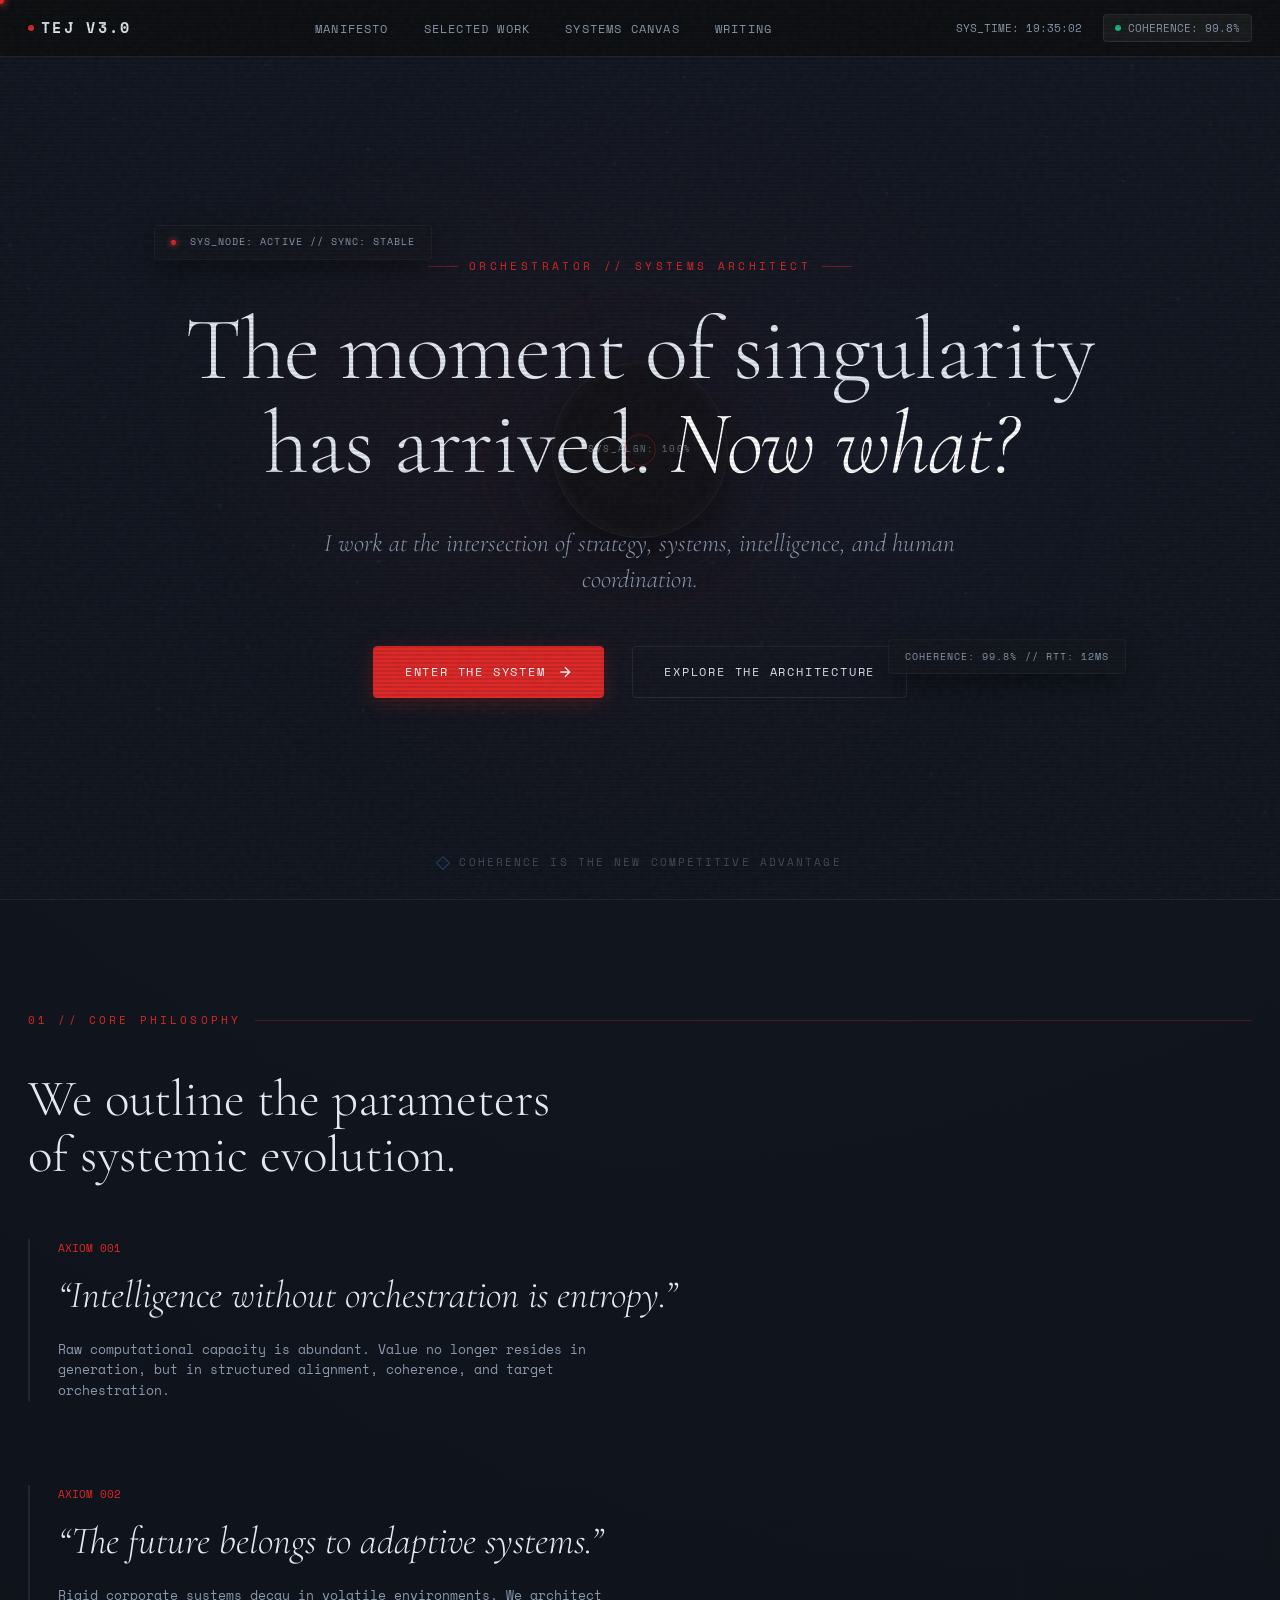
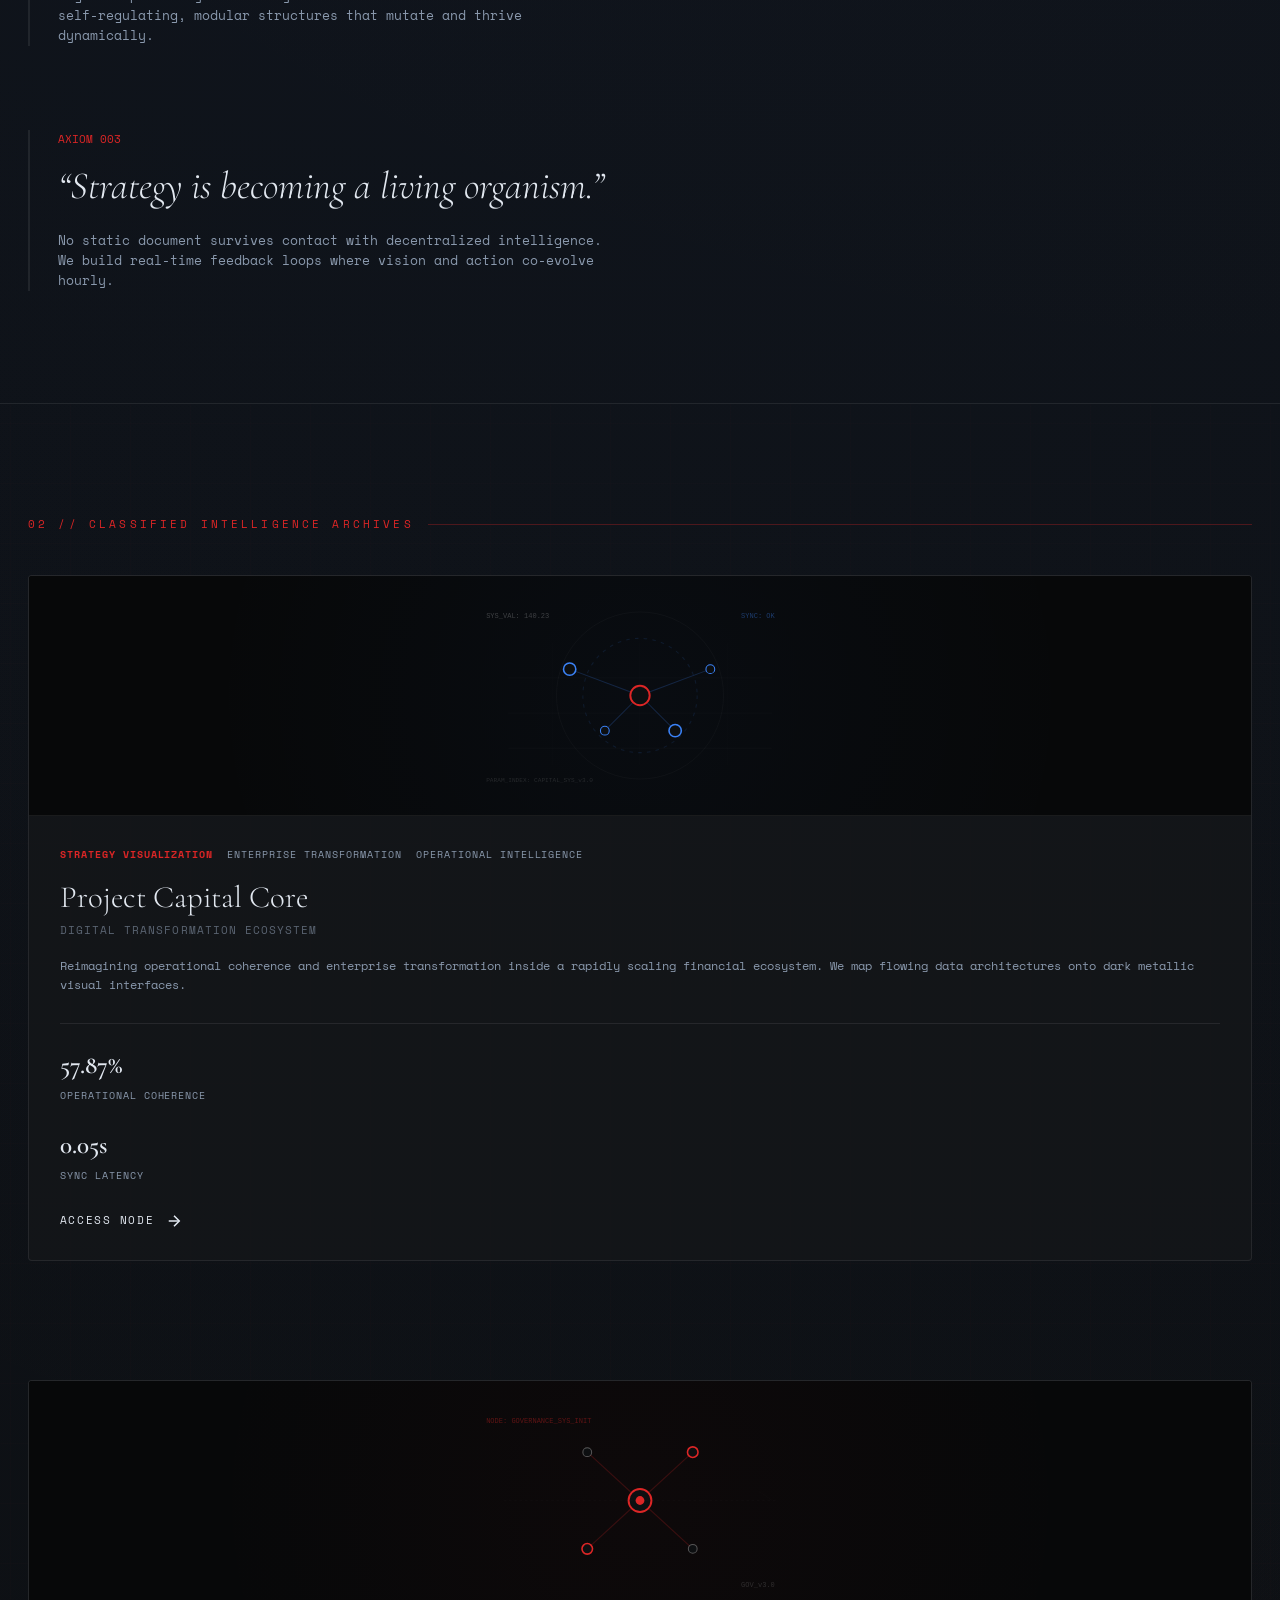
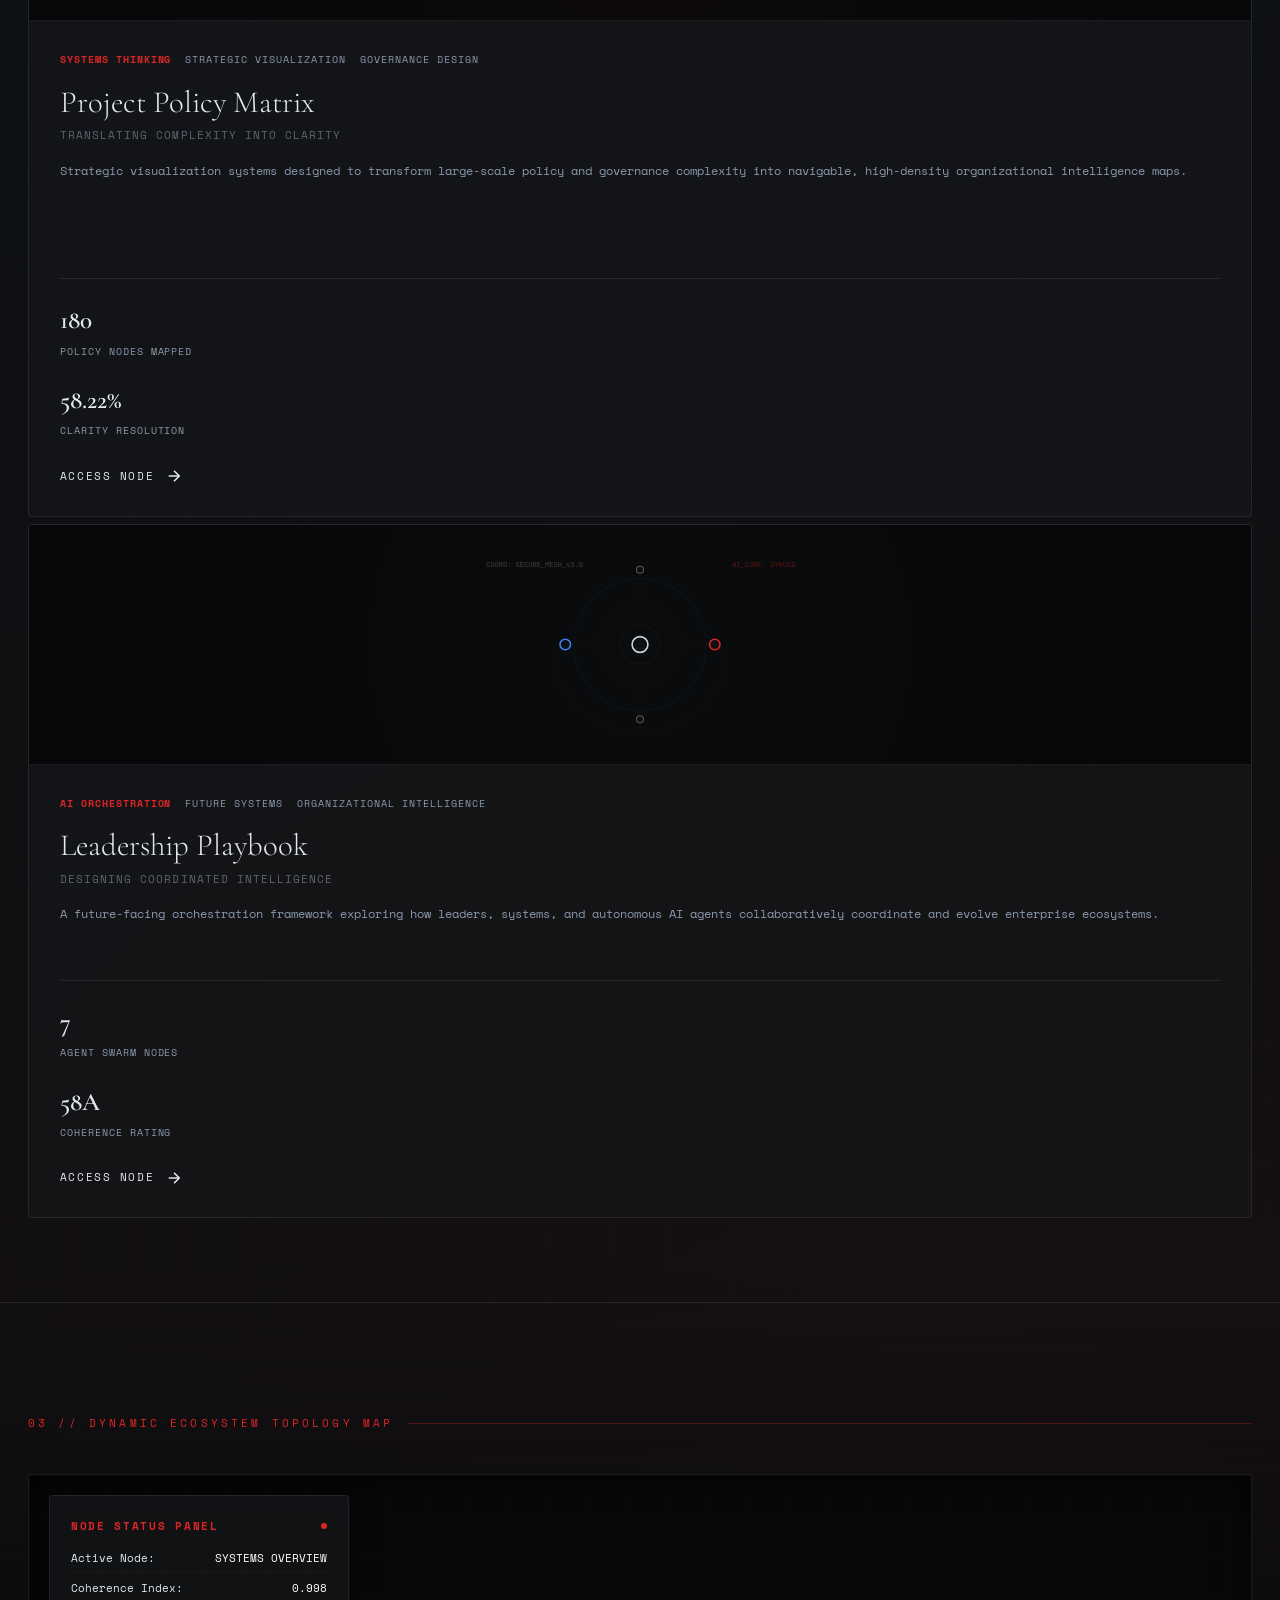
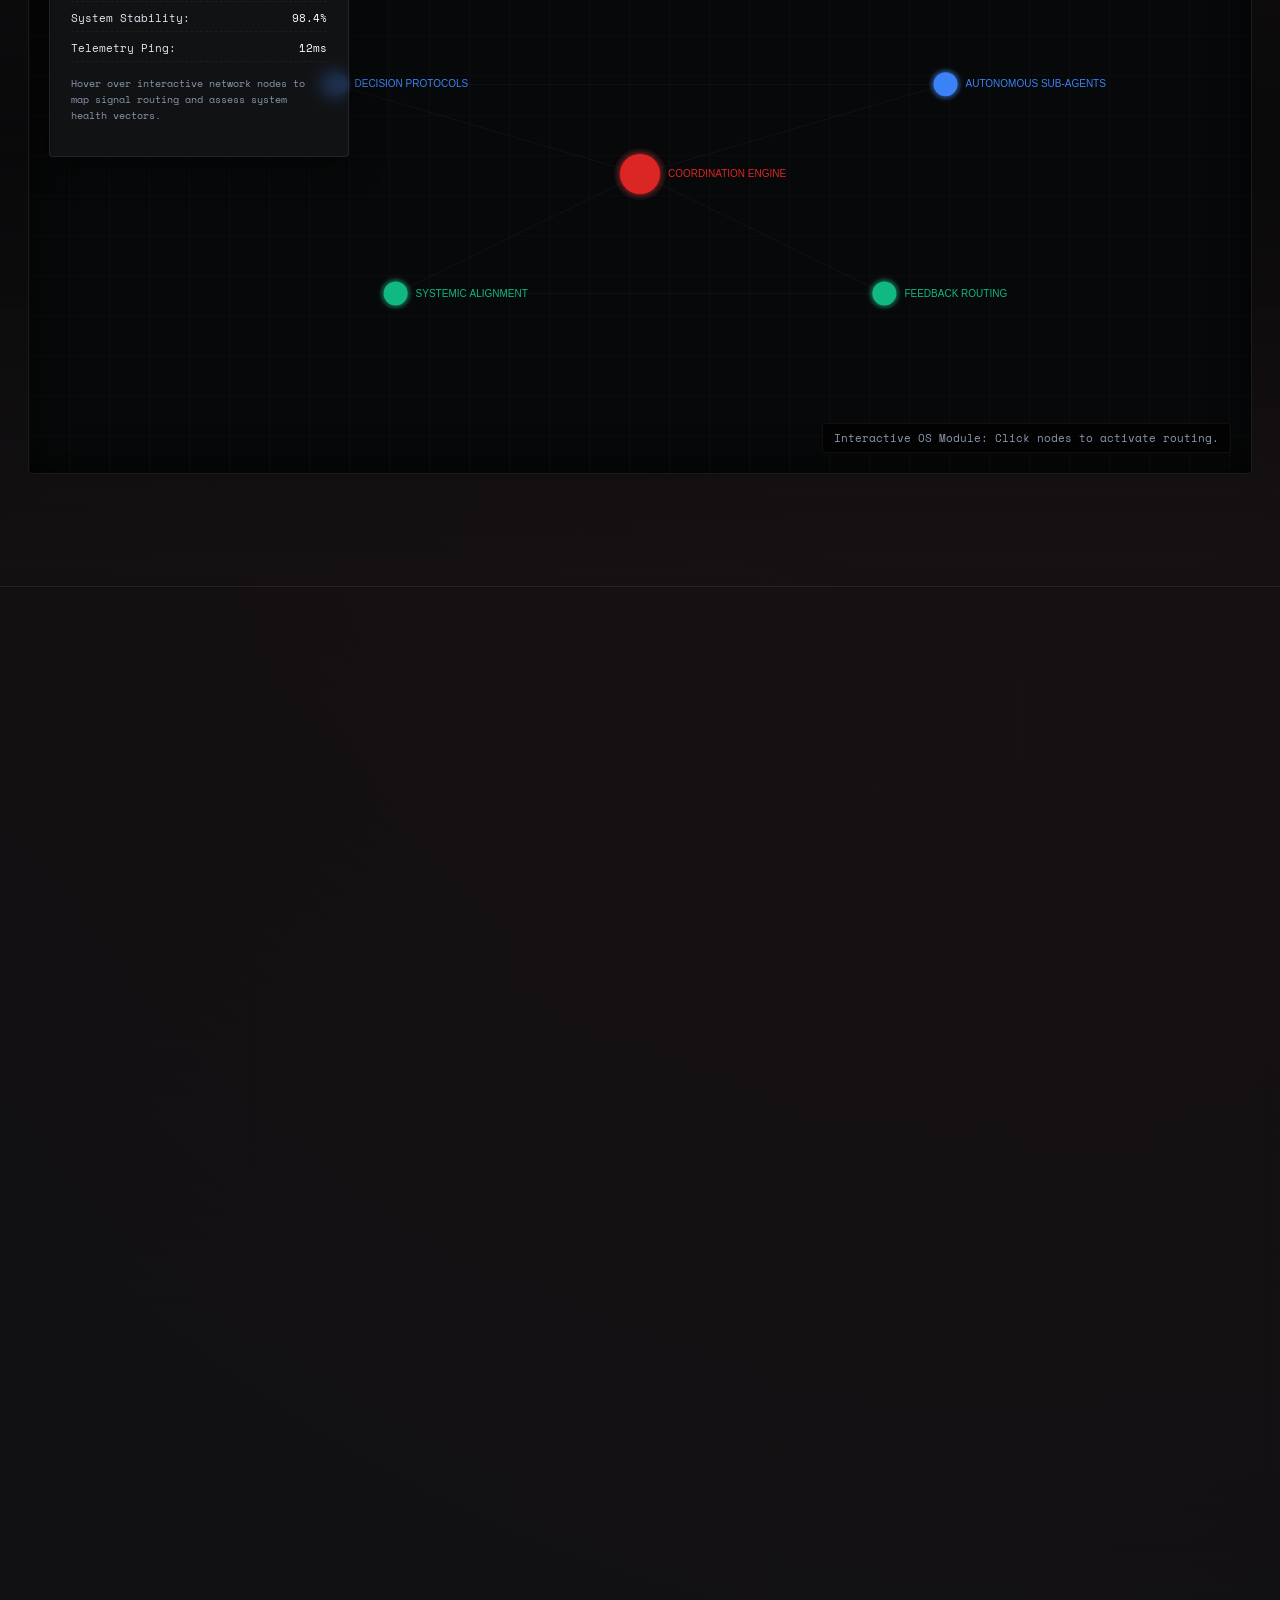
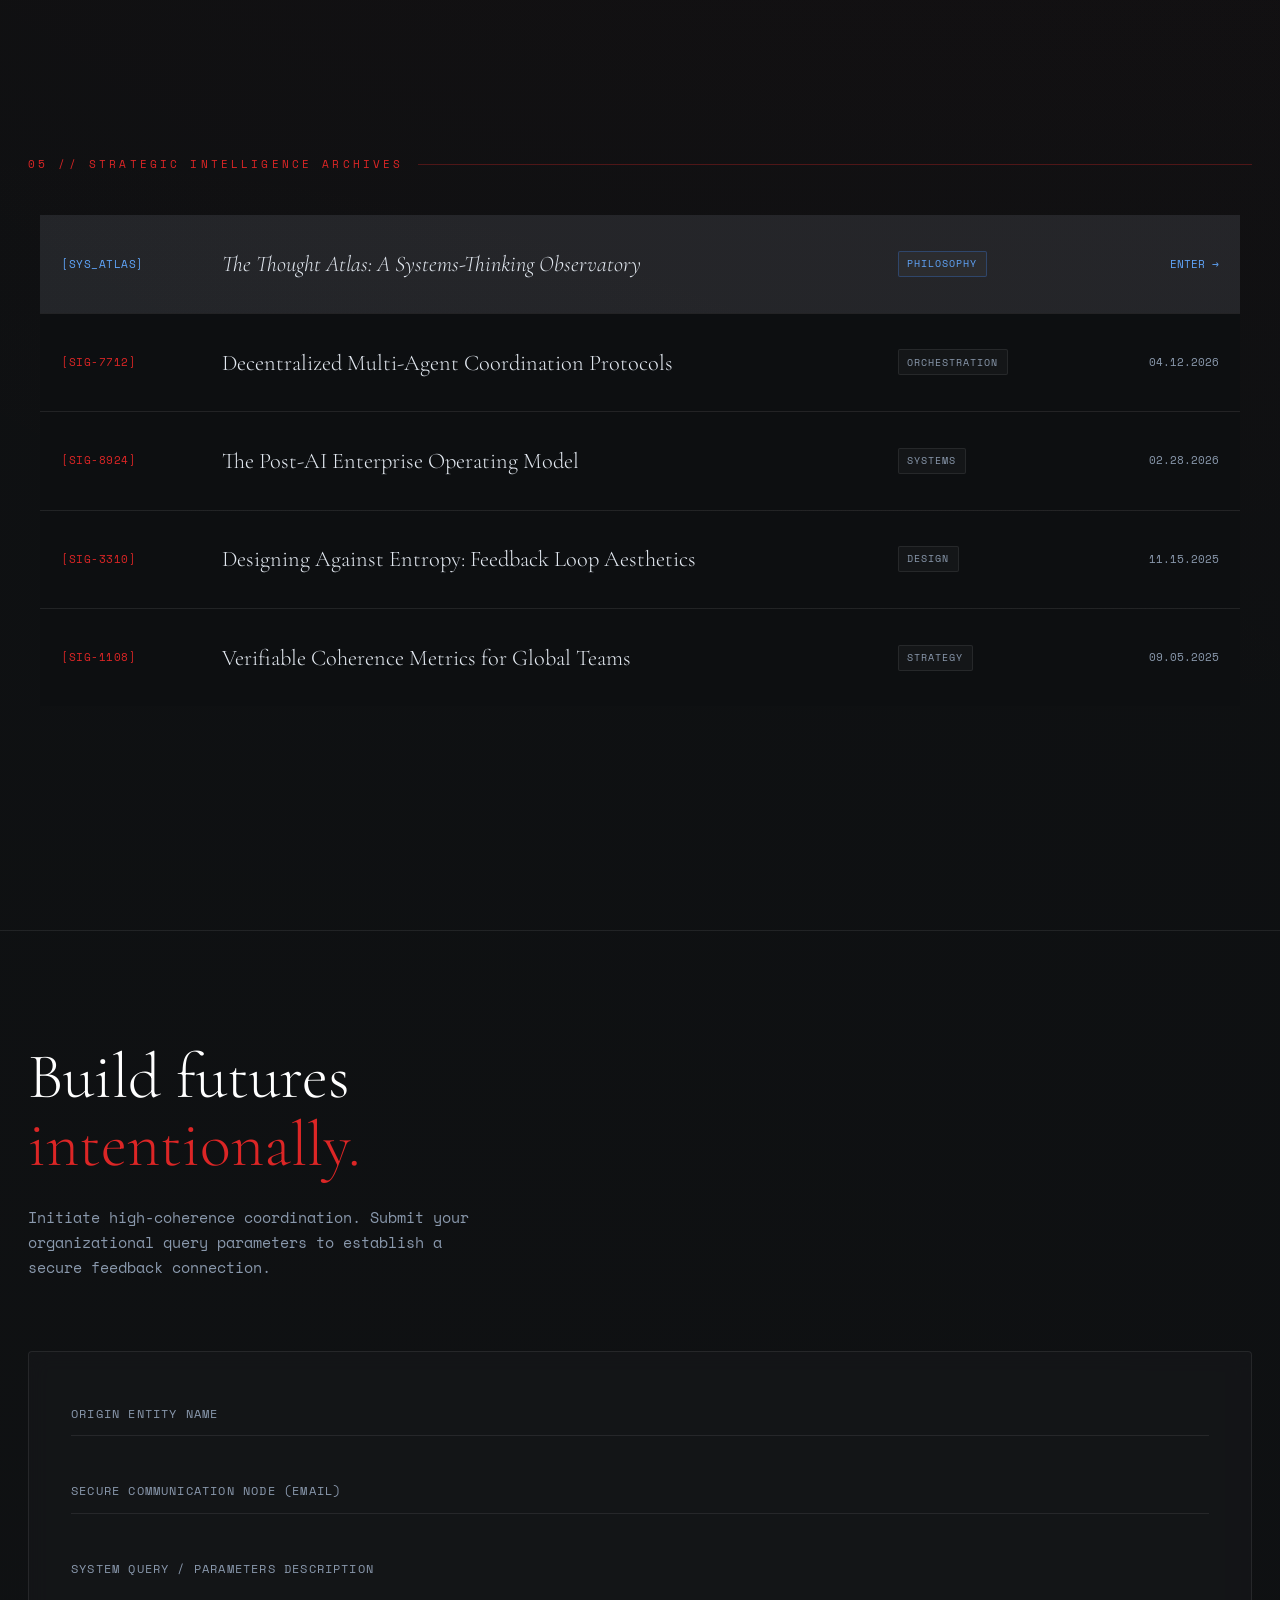
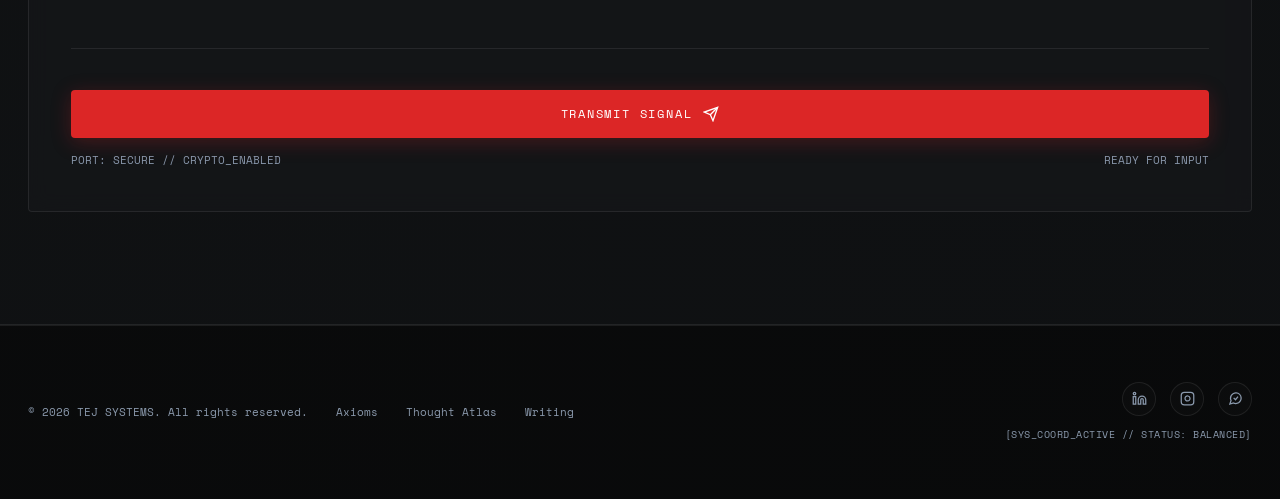
<file: index.html>
<!DOCTYPE html>
<html lang="en">
<head>
  <meta charset="UTF-8">
  <meta name="viewport" content="width=device-width, initial-scale=1.0">
  <meta name="description" content="Tej v3.0 — Immersive digital portfolio of a strategist and systems designer building the next generation of adaptive organizational intelligence.">
  <title>Tej v3.0 // Strategic Coherence & Systems Design</title>
  <link rel="stylesheet" href="style.css">
</head>
<body>

  <!-- Screen overlays for visual depth -->
  <div class="noise-overlay" id="ui-noise-overlay"></div>
  <div class="scanlines" id="ui-scanlines"></div>
  <div class="ambient-glow-tracker" id="ui-glow-tracker"></div>

  <!-- Custom Cinematic Cursor -->
  <div class="custom-cursor" id="cursor-dot"></div>
  <div class="custom-cursor-trail" id="cursor-trail"></div>

  <!-- Top Floating Menu / OS Info Bar -->
  <header>
    <nav class="navbar" id="main-nav">
      <div class="nav-brand">
        <span class="system-dot"></span>
        Tej v3.0
      </div>
      <ul class="nav-links">
        <li><a href="#manifesto" id="link-manifesto">Manifesto</a></li>
        <li><a href="#work" id="link-work">Selected Work</a></li>
        <li><a href="#canvas" id="link-canvas">Systems Canvas</a></li>
        <li><a href="#signals" id="link-signals">Writing</a></li>
      </ul>
      <div class="nav-status">
        <div class="nav-status-node" id="nav-node-clock">TIME: --:--:--</div>
        <div class="nav-status-node status-node" id="nav-node-coherence">
          <span class="pulse-green"></span>
          COHERENCE: 99.8%
        </div>
      </div>
    </nav>
  </header>

  <!-- Hero Section -->
  <section class="hero" id="hero-section">
    <!-- Matrix Particle Grid Canvas -->
    <div class="hero-matrix-bg">
      <canvas id="matrix-canvas"></canvas>
    </div>

    <!-- Ambient Orbital & Glow Elements -->
    <div class="hero-glow-orb breathing-glow" id="glow-orb-1"></div>
    <div class="hero-glow-orb breathing-glow" id="glow-orb-2"></div>
    <div class="orbital-ring ring-inner" id="hero-ring-inner"></div>
    <div class="orbital-ring ring-outer" id="hero-ring-outer"></div>

    <!-- Floating Translucent UI Fragments (Telemetry Badges) -->
    <div class="telemetry-badge badge-left parallax-element" data-speed="-0.03" id="badge-sys-status">
      <span class="badge-dot"></span>
      SYS_NODE: ACTIVE // SYNC: STABLE
    </div>
    <div class="telemetry-badge badge-right parallax-element" data-speed="0.04" id="badge-sys-coherence">
      COHERENCE: 99.8% // RTT: 12MS
    </div>

    <!-- Central Holographic Floating Visual -->
    <div class="hero-hologram-visual parallax-element" data-speed="0.02" id="hero-central-hologram">
      <div class="hologram-layer layer-back"></div>
      <div class="hologram-layer layer-middle">
        <div class="circuit-grid"></div>
      </div>
      <div class="hologram-layer layer-front glass-panel">
        <div class="inner-telemetry">SYS_ALGN: 100%</div>
      </div>
    </div>

    <div class="hero-content">
      <div class="hero-meta-tag">
        Orchestrator // Systems Architect
      </div>
      <h1 class="reveal-title">
        <span class="reveal-word" style="--d: 0.1s">The</span>
        <span class="reveal-word" style="--d: 0.2s">moment</span>
        <span class="reveal-word" style="--d: 0.3s">of</span>
        <span class="reveal-word" style="--d: 0.4s">singularity</span>
        <br>
        <span class="reveal-word" style="--d: 0.5s">has</span>
        <span class="reveal-word" style="--d: 0.6s">arrived.</span>
        <span class="reveal-word italic" style="--d: 0.8s">Now what?</span>
      </h1>
      <p class="hero-subtext">
        I work at the intersection of strategy, systems, intelligence, and human coordination.
      </p>
      
      <div class="hero-ctas">
        <a href="#work" class="btn btn-primary" id="btn-enter-system">
          Enter the System
          <svg width="16" height="16" viewBox="0 0 24 24" fill="none" stroke="currentColor" stroke-width="2">
            <line x1="5" y1="12" x2="19" y2="12"></line>
            <polyline points="12 5 19 12 12 19"></polyline>
          </svg>
        </a>
        <a href="#canvas" class="btn btn-secondary" id="btn-explore-architecture">
          Explore the Architecture
        </a>
      </div>
    </div>

    <div class="hero-micro-text">
      Coherence is the new competitive advantage
    </div>
  </section>

  <!-- Manifesto Section -->
  <section id="manifesto" class="reveal-on-scroll">
    <div class="section-label">
      01 // Core Philosophy
      <span class="line"></span>
    </div>
    
    <div class="manifesto-grid">
      <div class="manifesto-title">
        <h2>We outline the parameters <br>of systemic evolution.</h2>
      </div>
      
      <div class="manifesto-content">
        <div class="manifesto-item">
          <span class="manifesto-num">AXIOM 001</span>
          <div class="manifesto-statement">“Intelligence without orchestration is entropy.”</div>
          <div class="manifesto-desc">
            Raw computational capacity is abundant. Value no longer resides in generation, but in structured alignment, coherence, and target orchestration.
          </div>
        </div>
        
        <div class="manifesto-item">
          <span class="manifesto-num">AXIOM 002</span>
          <div class="manifesto-statement">“The future belongs to adaptive systems.”</div>
          <div class="manifesto-desc">
            Rigid corporate systems decay in volatile environments. We architect self-regulating, modular structures that mutate and thrive dynamically.
          </div>
        </div>
        
        <div class="manifesto-item">
          <span class="manifesto-num">AXIOM 003</span>
          <div class="manifesto-statement">“Strategy is becoming a living organism.”</div>
          <div class="manifesto-desc">
            No static document survives contact with decentralized intelligence. We build real-time feedback loops where vision and action co-evolve hourly.
          </div>
        </div>
      </div>
    </div>
  </section>

  <!-- Selected Work (Case Studies) -->
  <section id="work" class="reveal-on-scroll">
    <div class="section-label">
      02 // Classified Intelligence Archives
      <span class="line"></span>
    </div>

    <div class="work-grid">
      <!-- Project 01: Project Capital Core -->
      <article class="work-card" id="project-jana" data-project-name="Project Capital Core">
        <div class="work-image-container">
          <div class="hover-overlay-text">
            “Transformation requires coherence.”
            <div class="overlay-padlock">
              <svg width="12" height="12" viewBox="0 0 24 24" fill="none" stroke="currentColor" stroke-width="2">
                <rect x="3" y="11" width="18" height="11" rx="2" ry="2"></rect>
                <path d="M7 11V7a5 5 0 0 1 10 0v4"></path>
              </svg>
              DECRYPT NODE
            </div>
          </div>
          <!-- Inline Interactive SVG Illustration (Option C Style) -->
          <div class="vector-illustration-container blue-glow">
            <svg viewBox="0 0 400 240" fill="none" xmlns="http://www.w3.org/2000/svg" class="vector-svg" id="svg-jana">
              <!-- Perspective grids -->
              <path d="M 50 180 L 350 180 M 50 140 L 350 140 M 50 100 L 350 100" stroke="rgba(255,255,255,0.025)" stroke-width="0.8"/>
              <path d="M 100 60 L 100 200 M 200 60 L 200 200 M 300 60 L 300 200" stroke="rgba(255,255,255,0.025)" stroke-width="0.8"/>
              <!-- Circular vector orbits -->
              <circle cx="200" cy="120" r="65" stroke="rgba(59, 130, 246, 0.12)" stroke-width="1.2" stroke-dasharray="4 6" class="anim-spin-cw"/>
              <circle cx="200" cy="120" r="95" stroke="rgba(255,255,255,0.04)" stroke-width="0.8" class="anim-spin-ccw"/>
              <!-- Interconnected telemetry lines -->
              <line x1="120" y1="90" x2="200" y2="120" stroke="rgba(59,130,246,0.22)" stroke-width="1.2" class="pulse-line-1"/>
              <line x1="280" y1="90" x2="200" y2="120" stroke="rgba(59,130,246,0.22)" stroke-width="1.2" class="pulse-line-2"/>
              <line x1="160" y1="160" x2="200" y2="120" stroke="rgba(59,130,246,0.22)" stroke-width="1.2" class="pulse-line-3"/>
              <line x1="240" y1="160" x2="200" y2="120" stroke="rgba(59,130,246,0.22)" stroke-width="1.2" class="pulse-line-4"/>
              <!-- Vector Node coordinates -->
              <circle cx="120" cy="90" r="7" fill="#0d0f11" stroke="#3b82f6" stroke-width="1.8" class="pulse-node-blue"/>
              <circle cx="280" cy="90" r="5" fill="#0d0f11" stroke="#3b82f6" stroke-width="1.2"/>
              <circle cx="160" cy="160" r="5" fill="#0d0f11" stroke="#3b82f6" stroke-width="1.2"/>
              <circle cx="240" cy="160" r="7" fill="#0d0f11" stroke="#3b82f6" stroke-width="1.8" class="pulse-node-blue"/>
              <!-- Decryption core hub -->
              <circle cx="200" cy="120" r="11" fill="#0d0f11" stroke="#dc2626" stroke-width="2.2" class="pulse-node-red"/>
              <!-- Technical labels -->
              <text x="25" y="32" fill="rgba(255,255,255,0.22)" font-family="monospace" font-size="8">SYS_VAL: 140.23</text>
              <text x="315" y="32" fill="rgba(59,130,246,0.4)" font-family="monospace" font-size="8">SYNC: OK</text>
              <text x="25" y="218" fill="rgba(255,255,255,0.12)" font-family="monospace" font-size="7">PARAM_INDEX: CAPITAL_SYS_v3.0</text>
            </svg>
          </div>
        </div>
        <div class="work-details">
          <div class="work-meta">
            <span class="active-tag">Strategy Visualization</span>
            <span>Enterprise Transformation</span>
            <span>Operational Intelligence</span>
          </div>
          <h3>Project Capital Core</h3>
          <p class="work-subtitle">Digital Transformation Ecosystem</p>
          <p class="work-desc">
            Reimagining operational coherence and enterprise transformation inside a rapidly scaling financial ecosystem. We map flowing data architectures onto dark metallic visual interfaces.
          </p>
          <div class="work-stats">
            <div class="stat-item">
              <span class="stat-val" data-target="99.2">0.0%</span>
              <span class="stat-lbl">Operational Coherence</span>
            </div>
            <div class="stat-item">
              <span class="stat-val" data-target="0.08">0.00s</span>
              <span class="stat-lbl">Sync Latency</span>
            </div>
          </div>
          <a href="#" class="btn-arrow" id="btn-view-jana">
            Access Node
            <svg width="18" height="18" viewBox="0 0 24 24" fill="none" stroke="currentColor" stroke-width="2">
              <line x1="5" y1="12" x2="19" y2="12"></line>
              <polyline points="12 5 19 12 12 19"></polyline>
            </svg>
          </a>
        </div>
      </article>

      <!-- Project 02: Project Policy Matrix -->
      <article class="work-card" id="project-doh" data-project-name="Project Policy Matrix">
        <div class="work-image-container">
          <div class="hover-overlay-text">
            “Clarity is infrastructure.”
            <div class="overlay-padlock">
              <svg width="12" height="12" viewBox="0 0 24 24" fill="none" stroke="currentColor" stroke-width="2">
                <rect x="3" y="11" width="18" height="11" rx="2" ry="2"></rect>
                <path d="M7 11V7a5 5 0 0 1 10 0v4"></path>
              </svg>
              DECRYPT NODE
            </div>
          </div>
          <!-- Inline Interactive SVG Illustration (Option C Style) -->
          <div class="vector-illustration-container red-glow">
            <svg viewBox="0 0 400 240" fill="none" xmlns="http://www.w3.org/2000/svg" class="vector-svg" id="svg-doh">
              <!-- Network topological contours -->
              <path d="M 50 120 C 150 40, 250 200, 350 120" stroke="rgba(220,38,38,0.1)" stroke-width="1.2" class="anim-wave-1"/>
              <path d="M 50 120 C 150 200, 250 40, 350 120" stroke="rgba(255,255,255,0.02)" stroke-width="0.8" class="anim-wave-2"/>
              <!-- Strategic flow cables -->
              <line x1="200" y1="120" x2="140" y2="65" stroke="rgba(220,38,38,0.22)" stroke-width="1.2"/>
              <line x1="200" y1="120" x2="260" y2="65" stroke="rgba(220,38,38,0.22)" stroke-width="1.2"/>
              <line x1="200" y1="120" x2="140" y2="175" stroke="rgba(220,38,38,0.22)" stroke-width="1.2"/>
              <line x1="200" y1="120" x2="260" y2="175" stroke="rgba(220,38,38,0.22)" stroke-width="1.2"/>
              <!-- Coordinate network nodes -->
              <circle cx="140" cy="65" r="5" fill="#0d0f11" stroke="rgba(255,255,255,0.3)" stroke-width="1.2"/>
              <circle cx="260" cy="65" r="6" fill="#0d0f11" stroke="#dc2626" stroke-width="1.8" class="pulse-node-red"/>
              <circle cx="140" cy="175" r="6" fill="#0d0f11" stroke="#dc2626" stroke-width="1.8" class="pulse-node-red"/>
              <circle cx="260" cy="175" r="5" fill="#0d0f11" stroke="rgba(255,255,255,0.3)" stroke-width="1.2"/>
              <!-- Primary governance cluster core -->
              <circle cx="200" cy="120" r="13" fill="#0d0f11" stroke="#dc2626" stroke-width="2.2" class="pulse-node-red-large"/>
              <circle cx="200" cy="120" r="5" fill="#dc2626" />
              <!-- Sub-systems metrics grid -->
              <line x1="200" y1="25" x2="200" y2="215" stroke="rgba(255,255,255,0.015)" stroke-dasharray="3 3"/>
              <line x1="45" y1="120" x2="355" y2="120" stroke="rgba(255,255,255,0.015)" stroke-dasharray="3 3"/>
              <!-- Metadata text -->
              <text x="25" y="32" fill="rgba(220,38,38,0.4)" font-family="monospace" font-size="8">NODE: GOVERNANCE_SYS_INIT</text>
              <text x="315" y="218" fill="rgba(255,255,255,0.15)" font-family="monospace" font-size="8">GOV_v3.0</text>
            </svg>
          </div>
        </div>
        <div class="work-details">
          <div class="work-meta">
            <span class="active-tag">Systems Thinking</span>
            <span>Strategic Visualization</span>
            <span>Governance Design</span>
          </div>
          <h3>Project Policy Matrix</h3>
          <p class="work-subtitle">Translating Complexity into Clarity</p>
          <p class="work-desc">
            Strategic visualization systems designed to transform large-scale policy and governance complexity into navigable, high-density organizational intelligence maps.
          </p>
          <div class="work-stats">
            <div class="stat-item">
              <span class="stat-val" data-target="310">0</span>
              <span class="stat-lbl">Policy Nodes Mapped</span>
            </div>
            <div class="stat-item">
              <span class="stat-val" data-target="99.8">0.0%</span>
              <span class="stat-lbl">Clarity Resolution</span>
            </div>
          </div>
          <a href="#" class="btn-arrow" id="btn-view-doh">
            Access Node
            <svg width="18" height="18" viewBox="0 0 24 24" fill="none" stroke="currentColor" stroke-width="2">
              <line x1="5" y1="12" x2="19" y2="12"></line>
              <polyline points="12 5 19 12 12 19"></polyline>
            </svg>
          </a>
        </div>
      </article>

      <!-- Project 03: AI-Augmented Leadership Playbook -->
      <article class="work-card" id="project-playbook" data-project-name="AI-Augmented Leadership Playbook">
        <div class="work-image-container">
          <div class="hover-overlay-text">
            “Coherence is the competitive advantage.”
            <div class="overlay-padlock">
              <svg width="12" height="12" viewBox="0 0 24 24" fill="none" stroke="currentColor" stroke-width="2">
                <rect x="3" y="11" width="18" height="11" rx="2" ry="2"></rect>
                <path d="M7 11V7a5 5 0 0 1 10 0v4"></path>
              </svg>
              DECRYPT NODE
            </div>
          </div>
          <!-- Inline Interactive SVG Illustration (Option C Style) -->
          <div class="vector-illustration-container mixed-glow">
            <svg viewBox="0 0 400 240" fill="none" xmlns="http://www.w3.org/2000/svg" class="vector-svg" id="svg-playbook">
              <!-- Orbit contour guides -->
              <path d="M 100 120 A 100 100 0 1 0 300 120" stroke="rgba(255,255,255,0.015)" stroke-width="0.8"/>
              <!-- Concentric loops -->
              <circle cx="200" cy="120" r="75" stroke="rgba(59, 130, 246, 0.08)" stroke-width="1.2"/>
              <circle cx="200" cy="120" r="45" stroke="rgba(220, 38, 38, 0.08)" stroke-width="1.2" stroke-dasharray="2 3" class="anim-spin-cw"/>
              <circle cx="200" cy="120" r="22" stroke="rgba(255, 255, 255, 0.06)" stroke-width="0.8"/>
              <!-- Quad-grid splitters -->
              <line x1="200" y1="35" x2="200" y2="205" stroke="rgba(255,255,255,0.03)" stroke-width="0.8" stroke-dasharray="2 4"/>
              <line x1="115" y1="120" x2="285" y2="120" stroke="rgba(255,255,255,0.03)" stroke-width="0.8" stroke-dasharray="2 4"/>
              <!-- Multi-agent flow arcs -->
              <path d="M 115 120 Q 200 35 285 120" stroke="rgba(59, 130, 246, 0.2)" stroke-width="1.2" class="anim-pulse-curve"/>
              <path d="M 115 120 Q 200 205 285 120" stroke="rgba(220, 38, 38, 0.2)" stroke-width="1.2" class="anim-pulse-curve-opp"/>
              <!-- Cybernetic node terminals -->
              <circle cx="115" cy="120" r="6" fill="#0d0f11" stroke="#3b82f6" stroke-width="1.8" class="pulse-node-blue"/>
              <circle cx="285" cy="120" r="6" fill="#0d0f11" stroke="#dc2626" stroke-width="1.8" class="pulse-node-red"/>
              <circle cx="200" cy="35" r="4" fill="#0d0f11" stroke="rgba(255,255,255,0.3)" stroke-width="1.2"/>
              <circle cx="200" cy="205" r="4" fill="#0d0f11" stroke="rgba(255,255,255,0.3)" stroke-width="1.2"/>
              <circle cx="200" cy="120" r="9" fill="#0d0f11" stroke="#cbd5e1" stroke-width="1.8" class="pulse-node-silver"/>
              <!-- Tech metadata indicators -->
              <text x="25" y="32" fill="rgba(255,255,255,0.22)" font-family="monospace" font-size="8">COORD: SECURE_MESH_v3.0</text>
              <text x="305" y="32" fill="rgba(220, 38, 38, 0.4)" font-family="monospace" font-size="8">AI_CORE: SYNCED</text>
            </svg>
          </div>
        </div>
        <div class="work-details">
          <div class="work-meta">
            <span class="active-tag">AI Orchestration</span>
            <span>Future Systems</span>
            <span>Organizational Intelligence</span>
          </div>
          <h3>Leadership Playbook</h3>
          <p class="work-subtitle">Designing Coordinated Intelligence</p>
          <p class="work-desc">
            A future-facing orchestration framework exploring how leaders, systems, and autonomous AI agents collaboratively coordinate and evolve enterprise ecosystems.
          </p>
          <div class="work-stats">
            <div class="stat-item">
              <span class="stat-val" data-target="12">0</span>
              <span class="stat-lbl">Agent Swarm Nodes</span>
            </div>
            <div class="stat-item">
              <span class="stat-val" data-target="100">A</span>
              <span class="stat-lbl">Coherence Rating</span>
            </div>
          </div>
          <a href="#" class="btn-arrow" id="btn-view-playbook">
            Access Node
            <svg width="18" height="18" viewBox="0 0 24 24" fill="none" stroke="currentColor" stroke-width="2">
              <line x1="5" y1="12" x2="19" y2="12"></line>
              <polyline points="12 5 19 12 12 19"></polyline>
            </svg>
          </a>
        </div>
      </article>
    </div>
  </section>

  <!-- Interactive Systems Thinking Canvas -->
  <section id="canvas" class="canvas-section reveal-on-scroll">
    <div class="section-label">
      03 // Dynamic Ecosystem Topology Map
      <span class="line"></span>
    </div>

    <div class="canvas-container" id="interactive-canvas-container">
      <div class="canvas-grid-lines"></div>
      
      <!-- Telemetry Dashboard Panel -->
      <div class="canvas-telemetry" id="canvas-telemetry-panel">
        <div class="telemetry-title">
          NODE STATUS PANEL
          <span class="pulse-dot"></span>
        </div>
        <div class="telemetry-row">
          <span>Active Node:</span>
          <span class="val" id="active-node-name">SYSTEMS OVERVIEW</span>
        </div>
        <div class="telemetry-row">
          <span>Coherence Index:</span>
          <span class="val" id="active-node-coherence">0.998</span>
        </div>
        <div class="telemetry-row">
          <span>System Stability:</span>
          <span class="val" id="active-node-stability">98.4%</span>
        </div>
        <div class="telemetry-row">
          <span>Telemetry Ping:</span>
          <span class="val" id="active-node-latency">12ms</span>
        </div>
        <div class="telemetry-row" style="margin-top: 1rem; border: none;">
          <span style="color: var(--color-silver-dim); font-size: 0.7rem;" id="active-node-desc">
            Hover over interactive network nodes to map signal routing and assess system health vectors.
          </span>
        </div>
      </div>

      <!-- HTML5 Canvas Rendering -->
      <canvas id="systems-canvas"></canvas>

      <div class="canvas-instructions">
        Interactive OS Module: Click nodes to activate routing.
      </div>
    </div>
  </section>

  <!-- About (Transmission) Section -->
  <section id="about" class="reveal-on-scroll">
    <div class="section-label">
      04 // Future Timeline Transmission
      <span class="line"></span>
    </div>

    <div class="about-transmission">
      <div class="transmission-sidebar">
        <div class="transmission-stat-block">
          <h4>ORCHESTRATOR METADATA</h4>
          <p style="margin-bottom: 0.5rem;"><strong>COORD:</strong> 35.6762° N, 139.6503° E</p>
          <p style="margin-bottom: 0.5rem;"><strong>ROLE:</strong> Strategic Synthesis Lead</p>
          <p style="margin-bottom: 0.5rem;"><strong>KEY VECTORS:</strong> AI Agents, Operating Models, Cybernetic Feedback Loops</p>
          <p><strong>SECURITY LEVEL:</strong> OMNI-CLEARANCE</p>
        </div>
        
        <div class="transmission-stat-block">
          <h4>OS METRICS</h4>
          <p style="margin-bottom: 0.5rem;"><strong>STABILIZATION STATE:</strong> COMPLETED</p>
          <p style="margin-bottom: 0.5rem;"><strong>ENTROPY SHIELD:</strong> 100%</p>
          <p><strong>NEURAL LOAD:</strong> OPTIMAL</p>
        </div>
      </div>

      <div class="transmission-terminal">
        <div class="terminal-header">
          <div class="dots">
            <span class="dot dot-active"></span>
            <span class="dot"></span>
            <span class="dot"></span>
          </div>
          <span>TRANSMISSION_DECRYPT_STATUS: SECURE</span>
        </div>
        <div class="terminal-body">
          <div class="transmission-text" id="transmission-text-content">
            <p>
              Strategic planning inside modern enterprises has historically been treated like a static document—a set of projections drafted once, reviewed quarterly, and discarded when the real world inevitably shifts.
            </p>
            <p>
              In the age of abundant intelligence, this model leads directly to structural collapse.
            </p>
            <p>
              I architect digital operating models where human vision and autonomous coordination coalesce. By designing self-healing loops, I help institutions transform strategic vision into continuous, living execution.
            </p>
            <p>
              We are not just designing products. We are organizing the next layer of organizational evolution. Let us construct it together.
            </p>
          </div>
        </div>
      </div>
    </div>
  </section>

  <!-- Thought Signals (Strategic Intelligence Archives) -->
  <section id="signals" class="reveal-on-scroll">
    <div class="section-label">
      05 // Strategic Intelligence Archives
      <span class="line"></span>
    </div>

    <div class="blog-list-container" style="margin-top: 3rem; padding: 0;">
      <div class="blog-list" id="blog-posts-wrapper">
        <!-- Special Entry: Thought Atlas Observatory -->
        <a href="atlas.html" class="blog-row" style="border-left-color: var(--color-blue); background: rgba(59, 130, 246, 0.015); text-decoration: none;">
          <span class="blog-row-id" style="color: var(--color-blue-glow);">[SYS_ATLAS]</span>
          <h2 class="blog-row-title" style="color: var(--color-silver); font-style: italic;">The Thought Atlas: A Systems-Thinking Observatory</h2>
          <span class="blog-row-cat" style="color: var(--color-blue-glow); border-color: rgba(59,130,246,0.3);">PHILOSOPHY</span>
          <span class="blog-row-date" style="color: var(--color-blue-glow);">ENTER →</span>
        </a>

        <!-- Article 1 -->
        <div class="blog-row" data-article-id="SIG-7712">
          <span class="blog-row-id">[SIG-7712]</span>
          <h2 class="blog-row-title">Decentralized Multi-Agent Coordination Protocols</h2>
          <span class="blog-row-cat">ORCHESTRATION</span>
          <span class="blog-row-date">04.12.2026</span>
        </div>

        <!-- Article 2 -->
        <div class="blog-row" data-article-id="SIG-8924">
          <span class="blog-row-id">[SIG-8924]</span>
          <h2 class="blog-row-title">The Post-AI Enterprise Operating Model</h2>
          <span class="blog-row-cat">SYSTEMS</span>
          <span class="blog-row-date">02.28.2026</span>
        </div>

        <!-- Article 3 -->
        <div class="blog-row" data-article-id="SIG-3310">
          <span class="blog-row-id">[SIG-3310]</span>
          <h2 class="blog-row-title">Designing Against Entropy: Feedback Loop Aesthetics</h2>
          <span class="blog-row-cat">DESIGN</span>
          <span class="blog-row-date">11.15.2025</span>
        </div>

        <!-- Article 4 -->
        <div class="blog-row" data-article-id="SIG-1108">
          <span class="blog-row-id">[SIG-1108]</span>
          <h2 class="blog-row-title">Verifiable Coherence Metrics for Global Teams</h2>
          <span class="blog-row-cat">STRATEGY</span>
          <span class="blog-row-date">09.05.2025</span>
        </div>
      </div>
    </div>
  </section>

  <!-- Contact Section -->
  <section id="contact" class="contact-section reveal-on-scroll">
    <div class="contact-info">
      <h2>Build futures <br><span class="crimson">intentionally.</span></h2>
      <p>
        Initiate high-coherence coordination. Submit your organizational query parameters to establish a secure feedback connection.
      </p>
    </div>
    
    <div class="contact-form-container">
      <form id="secure-transmission-form" action="#" onsubmit="event.preventDefault();">
        <div class="form-group">
          <input type="text" id="form-sender-name" required>
          <label for="form-sender-name">Origin Entity Name</label>
        </div>
        <div class="form-group">
          <input type="email" id="form-sender-email" required>
          <label for="form-sender-email">Secure Communication Node (Email)</label>
        </div>
        <div class="form-group">
          <textarea id="form-sender-msg" required></textarea>
          <label for="form-sender-msg">System Query / Parameters Description</label>
        </div>
        
        <button type="submit" class="btn btn-primary" id="btn-submit-transmission" style="border: none; width: 100%; justify-content: center;">
          Transmit Signal
          <svg width="16" height="16" viewBox="0 0 24 24" fill="none" stroke="currentColor" stroke-width="2">
            <line x1="22" y1="2" x2="11" y2="13"></line>
            <polygon points="22 2 15 22 11 13 2 9 22 2"></polygon>
          </svg>
        </button>

        <div class="form-status-bar">
          <span>PORT: SECURE // CRYPTO_ENABLED</span>
          <span id="transmission-status-msg">READY FOR INPUT</span>
        </div>
      </form>
    </div>
  </section>

  <!-- Status Bar Footer -->
  <footer>
    <div class="footer-container">
      <div class="footer-left">
        <div>© 2026 TEJ SYSTEMS. All rights reserved.</div>
        <ul class="footer-nav">
          <li><a href="#manifesto">Axioms</a></li>
          <li><a href="atlas.html">Thought Atlas</a></li>
          <li><a href="#signals">Writing</a></li>
        </ul>
      </div>
      <div class="footer-right" style="display: flex; flex-direction: column; align-items: flex-end; gap: 0.8rem;">
        <div class="footer-socials">
          <a href="https://linkedin.com/in/tejthethunder" target="_blank" rel="noopener noreferrer" class="social-icon-btn" aria-label="LinkedIn">
            <svg viewBox="0 0 24 24"><path d="M16 8a6 6 0 0 1 6 6v7h-4v-7a2 2 0 0 0-2-2 2 2 0 0 0-2 2v7h-4v-7a6 6 0 0 1 6-6z"></path><rect x="2" y="9" width="4" height="12"></rect><circle cx="4" cy="4" r="2"></circle></svg>
          </a>
          <a href="https://www.instagram.com/thejashwinidev" target="_blank" rel="noopener noreferrer" class="social-icon-btn" aria-label="Instagram">
            <svg viewBox="0 0 24 24"><rect x="2" y="2" width="20" height="20" rx="5" ry="5"></rect><path d="M16 11.37A4 4 0 1 1 12.63 8 4 4 0 0 1 16 11.37z"></path><line x1="17.5" y1="6.5" x2="17.51" y2="6.5"></line></svg>
          </a>
          <a href="https://topmate.io/thejashwini_dev" target="_blank" rel="noopener noreferrer" class="social-icon-btn" aria-label="Topmate">
            <svg viewBox="0 0 24 24"><path d="M21 11.5a8.38 8.38 0 0 1-.9 3.8 8.5 8.5 0 0 1-7.6 4.7 8.38 8.38 0 0 1-3.8-.9L3 21l1.9-5.7a8.38 8.38 0 0 1-.9-3.8 8.5 8.5 0 0 1 4.7-7.6 8.38 8.38 0 0 1 3.8-.9h.5a8.48 8.48 0 0 1 8 8v.5z"></path><polyline points="9 11 12 14 16 9"></polyline></svg>
          </a>
        </div>
        <div style="font-size: 0.72rem; color: var(--color-silver-dim); letter-spacing: 0.05em;">[SYS_COORD_ACTIVE // STATUS: BALANCED]</div>
      </div>
    </div>
  </footer>

  <!-- Secure Decryption Passcode Modal Overlay -->
  <div class="secure-modal" id="secure-decrypt-modal">
    <div class="secure-modal-content">
      <div class="secure-modal-header">
        <span>SECURE DECRYPTION PORTAL</span>
        <button class="close-modal-btn" id="close-decrypt-modal">&times;</button>
      </div>
      <div class="secure-modal-body">
        <p class="modal-instruction">
          <strong>[RESTRICTED ACCESS TRIGGERED]</strong> You are attempting to access a classified strategic infrastructure archive node: <br><span id="target-project-label" style="color: #fff; font-weight: bold;">--</span>. Enter passcode to establish decrypt sync.
        </p>
        <div class="passcode-field-wrapper">
          <input type="password" id="archive-passcode-input" placeholder="ENTER ACCESS CODE..." autocomplete="off">
          <div class="passcode-hint">Hint: The key is "COHERENCE"</div>
        </div>
        <div class="modal-status-text" id="modal-decrypt-status">CONNECTION: WAITING_FOR_PASSCODE</div>
        <button class="btn btn-primary" id="btn-decrypt-archive" style="width: 100%; justify-content: center; margin-top: 1.5rem;">
          Authenticate Handshake
        </button>
      </div>
    </div>
  </div>

  <!-- Slide-In Focused Reader Overlay -->
  <div class="reader-overlay" id="blog-reader-overlay">
    <!-- Header panel -->
    <div class="reader-header">
      <div class="reader-header-meta" id="reader-telemetry">PORT: READ_v3.0 // STATUS: STREAMING</div>
      <button class="reader-close-btn" id="btn-close-reader" aria-label="Close reader">&times;</button>
    </div>
    
    <!-- Reading Progress Tracker -->
    <div class="reader-progress-bar">
      <div class="reader-progress-fill" id="reader-progress-indicator"></div>
    </div>

    <!-- Article Content -->
    <div class="reader-scrollable" id="reader-scroll-container">
      <article class="reader-article">
        <span class="reader-article-id" id="art-id">[SIG-0000]</span>
        <h1 class="reader-article-title" id="art-title">Select an article</h1>
        
        <div class="reader-article-meta-row">
          <span>CATEGORY: <strong id="art-cat">--</strong></span>
          <span>DATE: <strong id="art-date">--</strong></span>
          <span>READING TIME: <strong id="art-time">--</strong></span>
        </div>

        <div class="reader-body-content" id="art-content">
          <!-- Populated dynamically via app.js -->
        </div>

        <div class="reader-footer-notes">
          <span>// TRANSMISSION ENDS // FEEDBACK STABLE</span>
          <span>COORDINATES MAPPED: REF_ATMOSPHERE_ATLAS</span>
        </div>
      </article>
    </div>
  </div>

  <script src="app.js"></script>
</body>
</html>
</file>
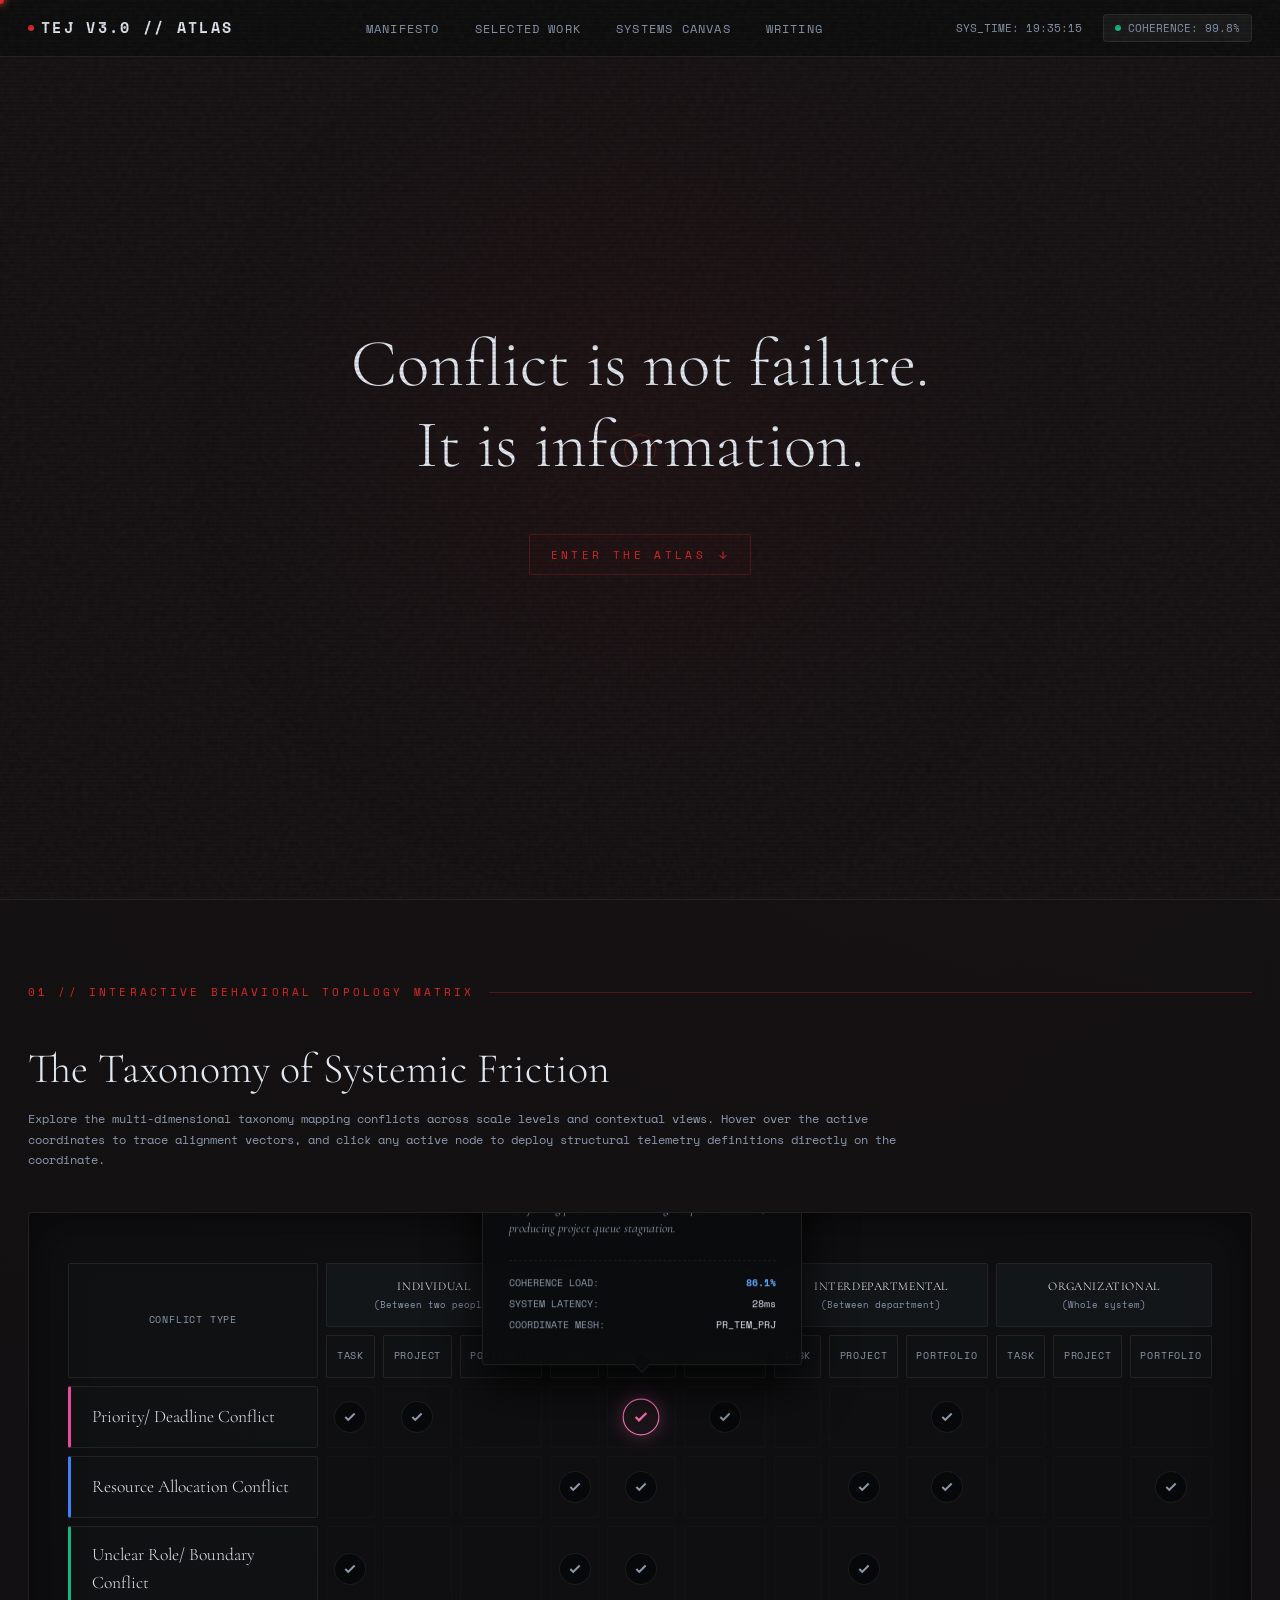
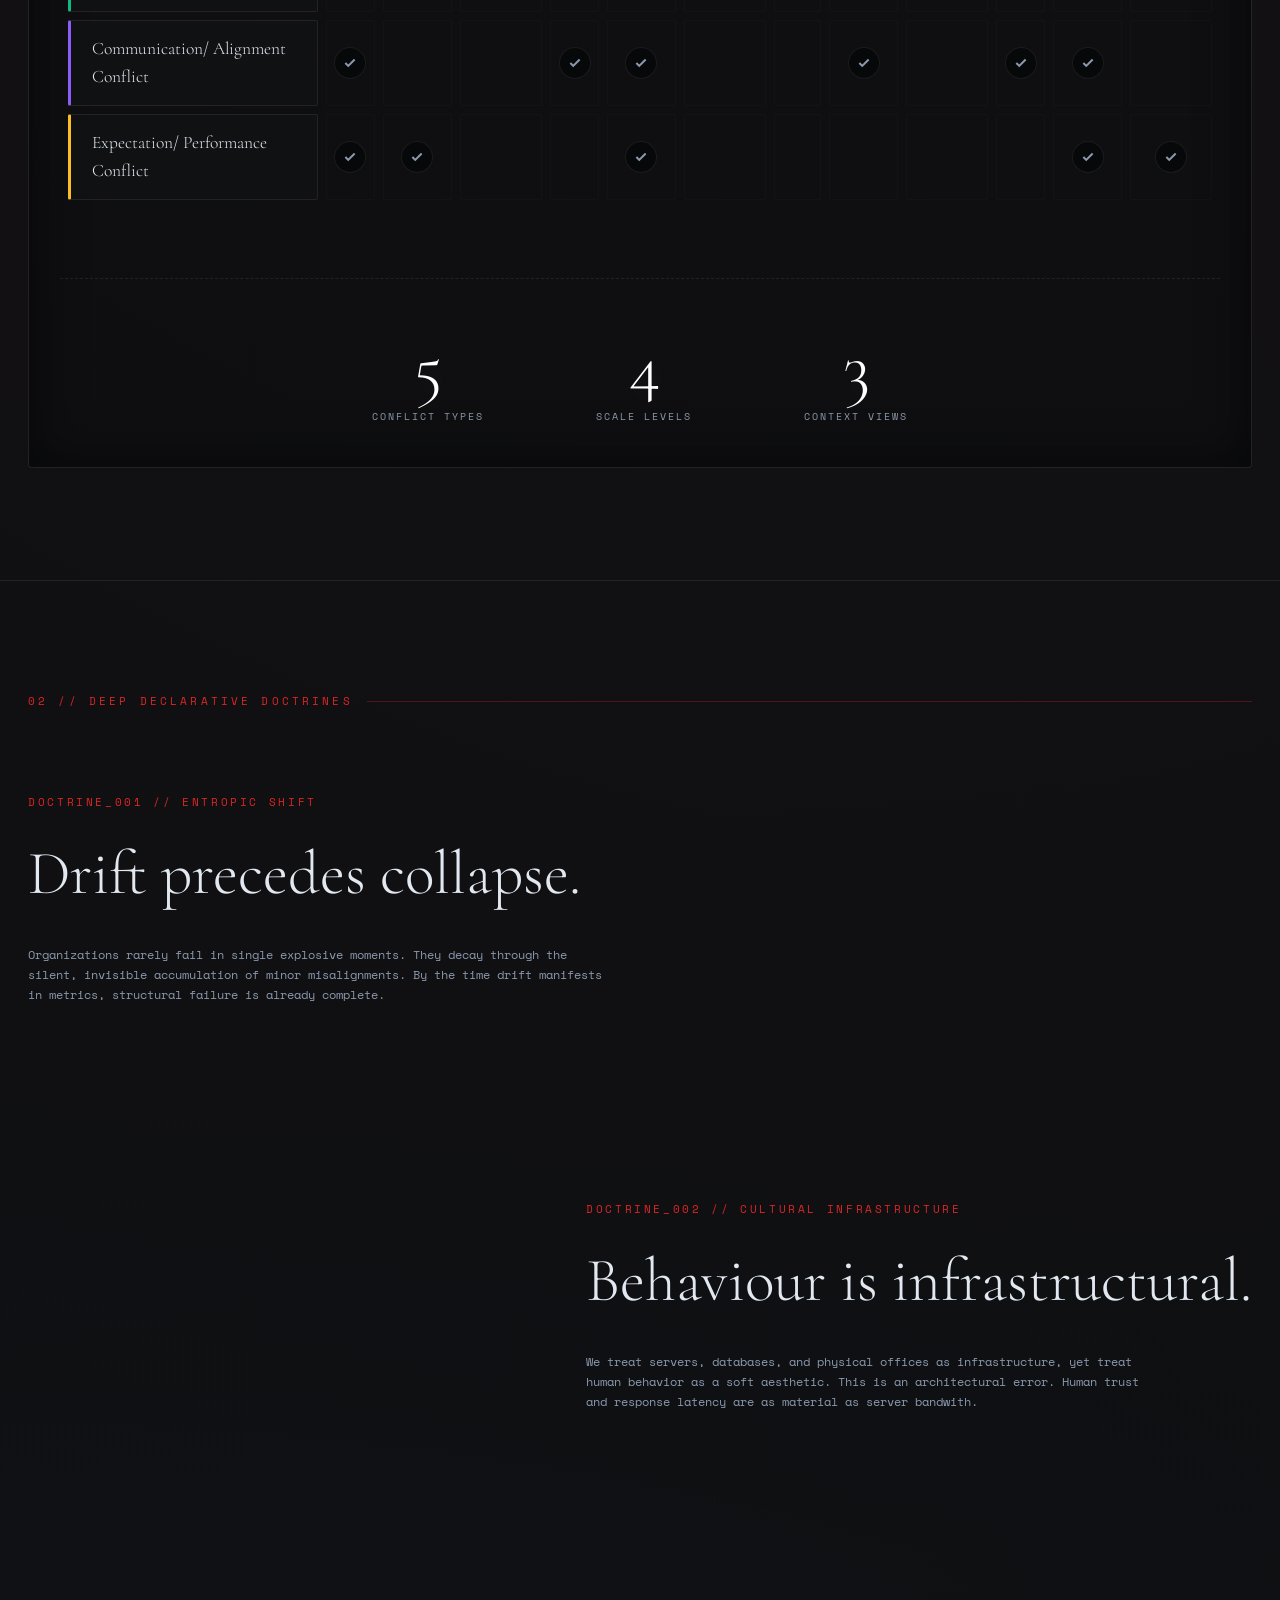
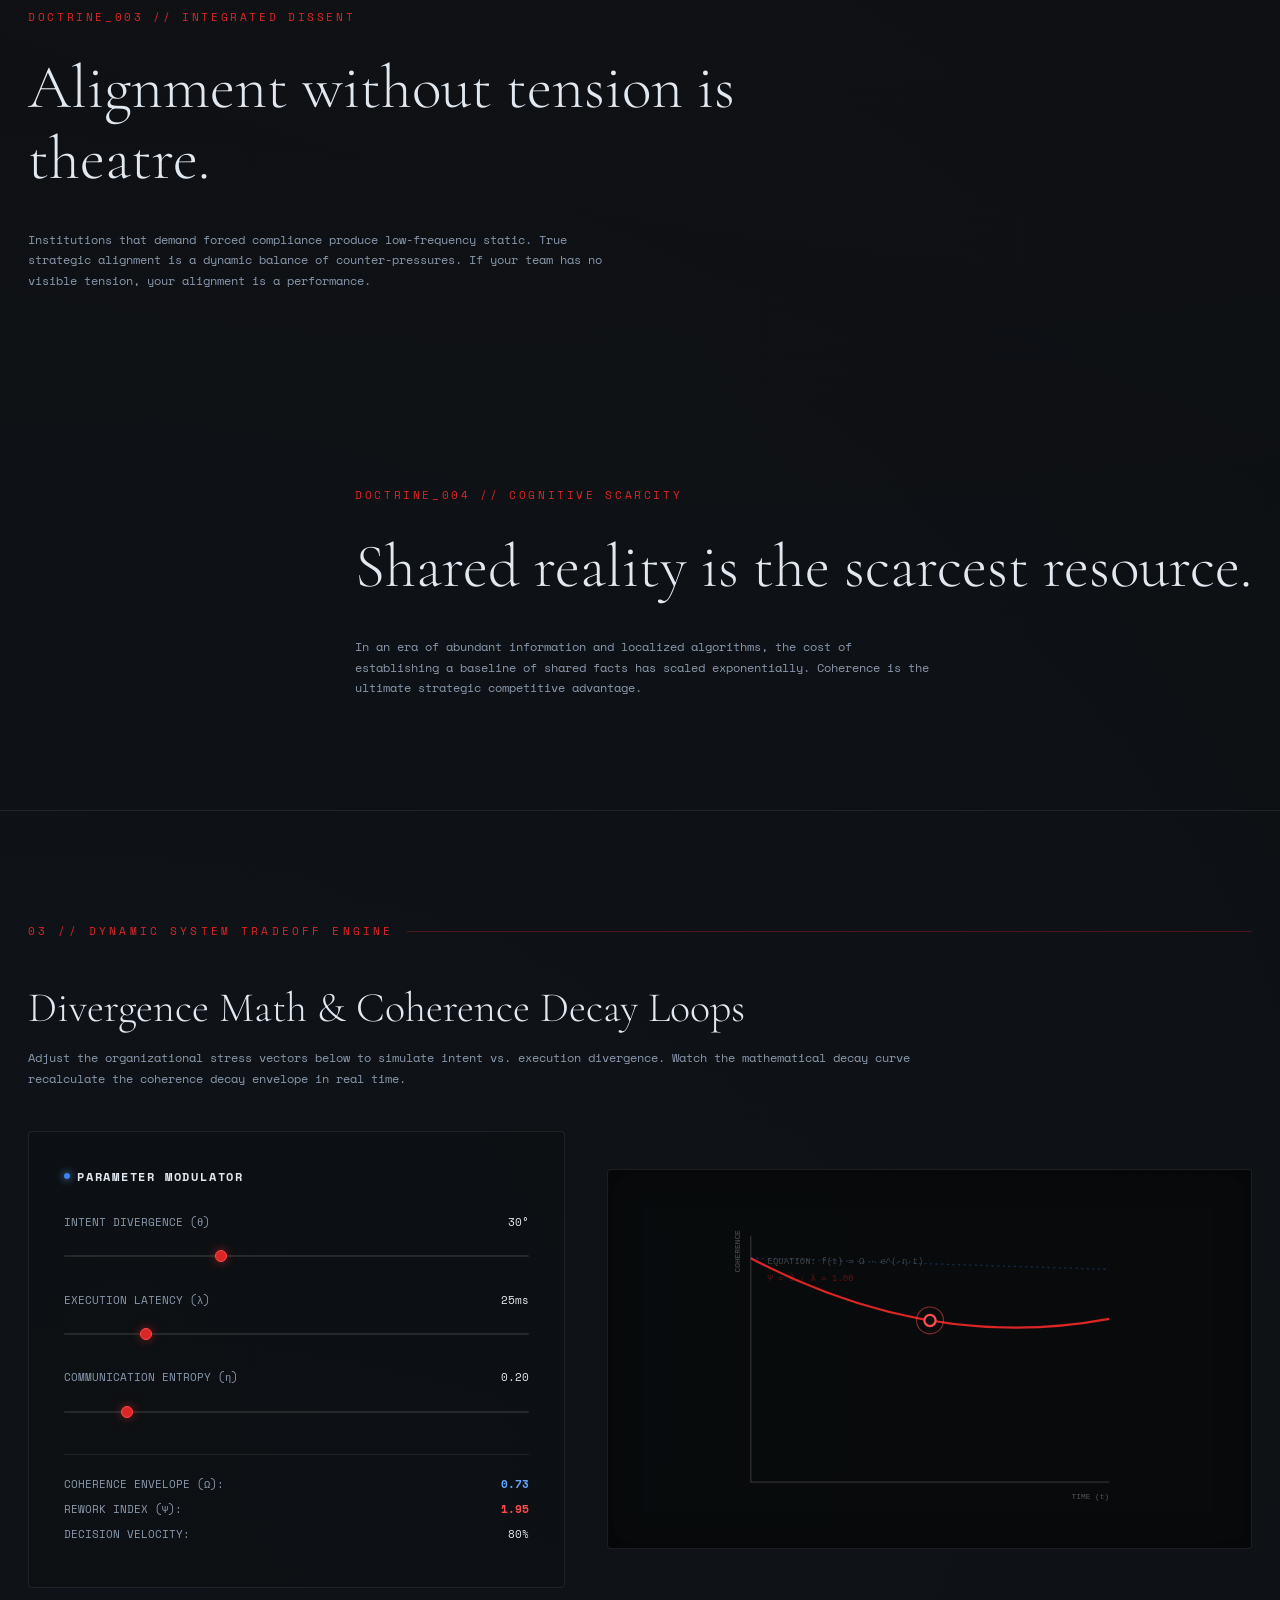
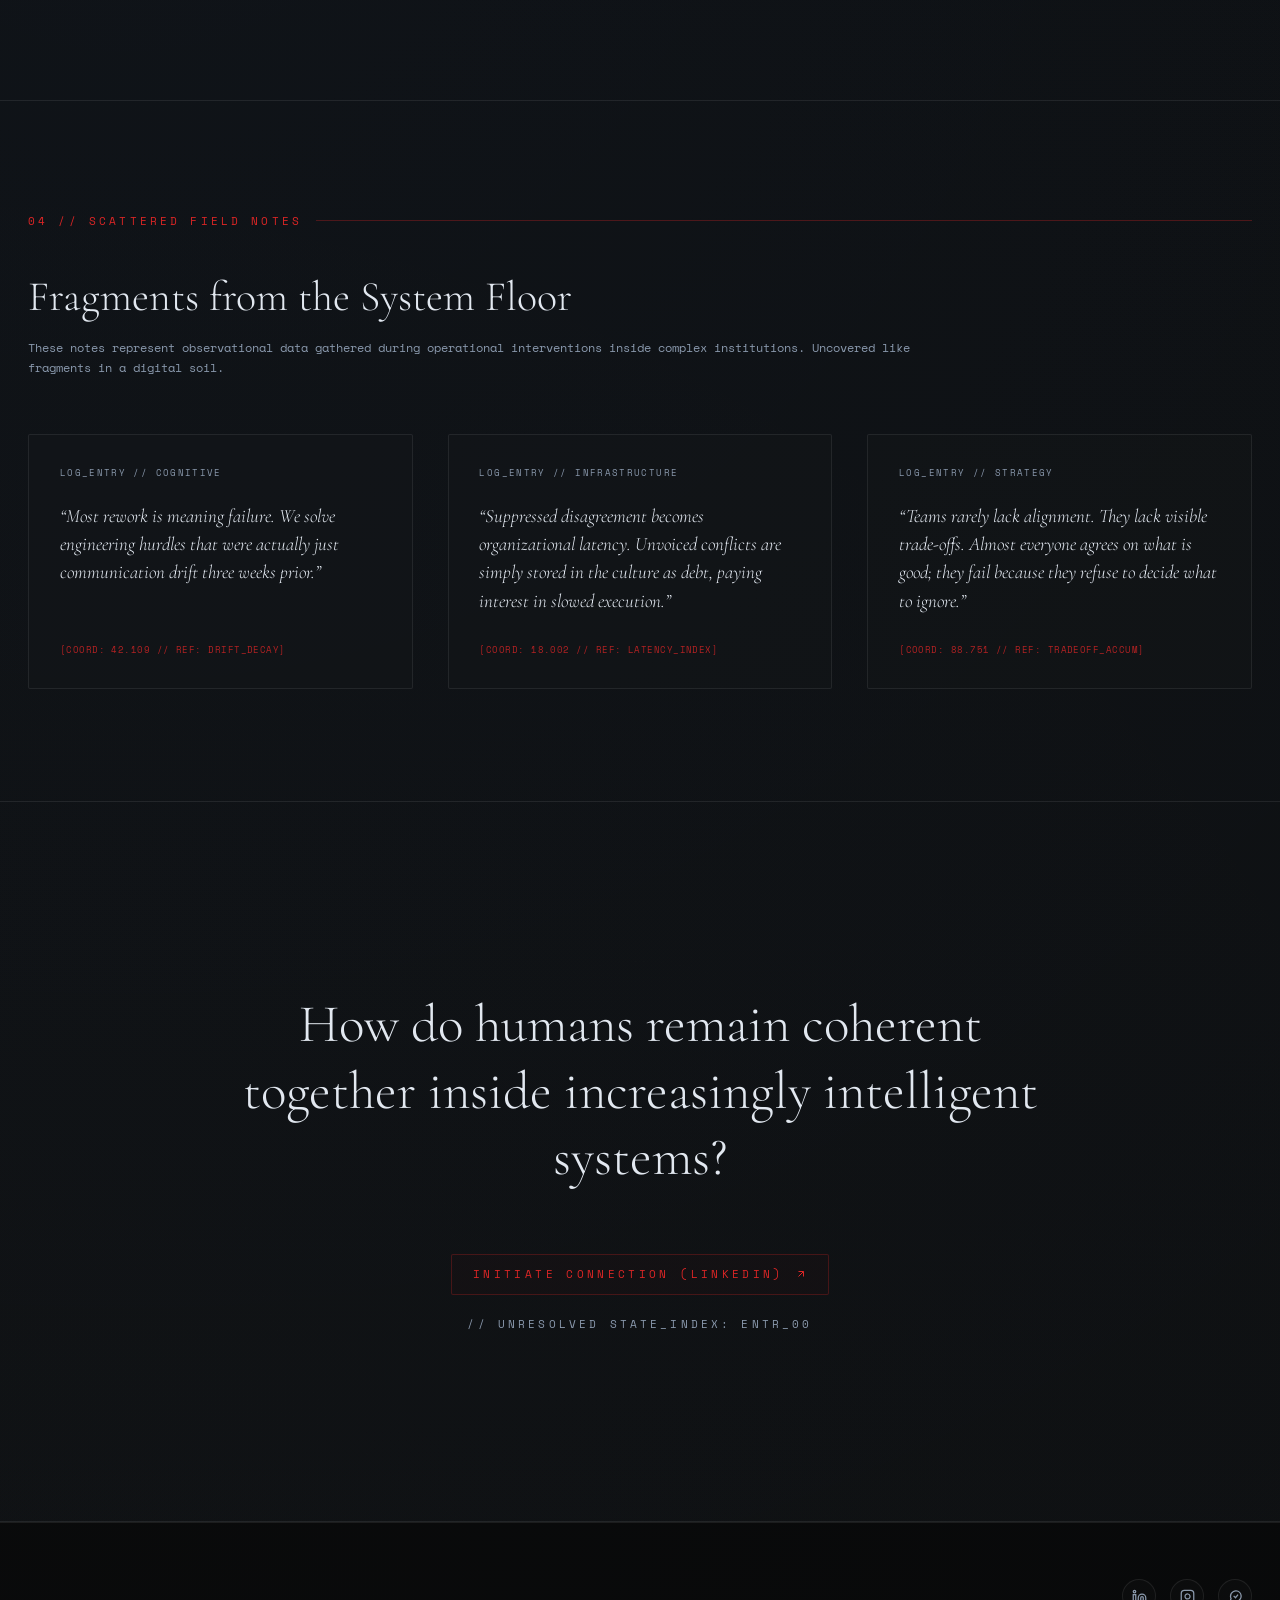
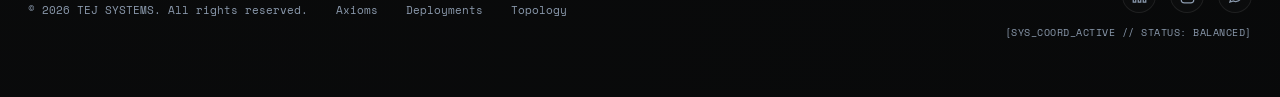
<file: atlas.html>
<!DOCTYPE html>
<html lang="en">
<head>
  <meta charset="UTF-8">
  <meta name="viewport" content="width=device-width, initial-scale=1.0">
  <meta name="description" content="The Atlas — An immersive thought-page and semantic topology mapping organization coherence, behavioral drift, and decision intelligence.">
  <title>Tej v3.0 // The Atlas — Strategic Systems Philosophy</title>
  <link rel="stylesheet" href="style.css">
</head>
<body class="atlas-body">

  <!-- Screen overlays for visual depth -->
  <div class="noise-overlay" id="ui-noise-overlay"></div>
  <div class="scanlines" id="ui-scanlines"></div>
  <div class="ambient-glow-tracker" id="ui-glow-tracker"></div>

  <!-- Custom Cinematic Cursor -->
  <div class="custom-cursor" id="cursor-dot"></div>
  <div class="custom-cursor-trail" id="cursor-trail"></div>

  <!-- Top Floating Menu / OS Info Bar -->
  <header>
    <nav class="navbar" id="main-nav">
      <div class="nav-brand" style="cursor: pointer;" onclick="window.location.href='index.html'">
        <span class="system-dot"></span>
        Tej v3.0 // Atlas
      </div>
      <ul class="nav-links">
        <li><a href="index.html#manifesto" id="link-manifesto">Manifesto</a></li>
        <li><a href="index.html#work" id="link-work">Selected Work</a></li>
        <li><a href="index.html#canvas" id="link-canvas">Systems Canvas</a></li>
        <li><a href="index.html#signals" id="link-signals">Writing</a></li>
      </ul>
      <div class="nav-status">
        <div class="nav-status-node" id="nav-node-clock">TIME: --:--:--</div>
        <div class="nav-status-node status-node" id="nav-node-coherence">
          <span class="pulse-green"></span>
          COHERENCE: 99.8%
        </div>
      </div>
    </nav>
  </header>

  <!-- SECTION 1 — ENTRY VIEWPORT -->
  <section class="entry-viewport" id="atlas-entry">
    <div class="entry-bg-particles">
      <!-- Faint decorative background coordinates -->
      <svg width="100%" height="100%" opacity="0.08" stroke="currentColor">
        <line x1="0" y1="100" x2="2000" y2="100" stroke-width="0.5" stroke-dasharray="4 8" />
        <line x1="0" y1="600" x2="2000" y2="600" stroke-width="0.5" stroke-dasharray="4 8" />
        <line x1="300" y1="0" x2="300" y2="1000" stroke-width="0.5" stroke-dasharray="4 8" />
        <line x1="1200" y1="0" x2="1200" y2="1000" stroke-width="0.5" stroke-dasharray="4 8" />
      </svg>
    </div>
    
    <h1 class="entry-statement">
      Conflict is not failure.<br>
      It is information.
    </h1>
    
    <a href="#organizational-map" class="entry-invitation" id="btn-enter-atlas">
      Enter the Atlas
      <svg width="12" height="12" viewBox="0 0 24 24" fill="none" stroke="currentColor" stroke-width="2">
        <line x1="12" y1="5" x2="12" y2="19"></line>
        <polyline points="19 12 12 19 5 12"></polyline>
      </svg>
    </a>
  </section>

  <!-- SECTION 2 — ORGANISATIONAL MAP (3D CONFLICT TAXONOMY) -->
  <section class="atlas-section reveal-on-scroll" id="organizational-map" style="padding-top: 6rem;">
    <div class="section-label">
      01 // Interactive Behavioral Topology Matrix
      <span class="line"></span>
    </div>
    
    <div style="max-width: 900px; margin-bottom: 2rem;">
      <h2 class="reveal-title" style="font-family: var(--font-serif); font-size: clamp(2rem, 3.5vw, 3rem); font-weight: 300; line-height: 1.25; margin-bottom: 1rem;">
        The Taxonomy of Systemic Friction
      </h2>
      <p style="font-family: var(--font-mono); font-size: 0.85rem; color: var(--color-silver-dim); line-height: 1.7;">
        Explore the multi-dimensional taxonomy mapping conflicts across scale levels and contextual views. Hover over the active coordinates to trace alignment vectors, and click any active node to deploy structural telemetry definitions directly on the coordinate.
      </p>
    </div>

    <!-- Scroll wrapper to safeguard layouts on mobile -->
    <div class="matrix-scroll-wrapper">
      
      <!-- Translucent floating glassmorphic coordinate definition tooltip overlay -->
      <div class="floating-node-tooltip" id="node-floating-tooltip">
        <button class="tooltip-close-btn" id="btn-close-tooltip" aria-label="Close tooltip">&times;</button>
        <div class="tooltip-badge"><span></span> COORD TELEMETRY</div>
        <h4 class="tooltip-title" id="tooltip-title">Node Title</h4>
        <p class="tooltip-desc" id="tooltip-desc">Description of coordinates</p>
        <div class="tooltip-meta">
          <div class="tooltip-meta-row">
            <span>COHERENCE LOAD:</span>
            <span class="val color-glow" id="tooltip-load">98%</span>
          </div>
          <div class="tooltip-meta-row">
            <span>SYSTEM LATENCY:</span>
            <span class="val" id="tooltip-latency">12ms</span>
          </div>
          <div class="tooltip-meta-row">
            <span>COORDINATE MESH:</span>
            <span class="val" id="tooltip-mesh">NET_0.0</span>
          </div>
        </div>
      </div>

      <table class="conflict-matrix-table">
        <thead>
          <!-- Tier 1 scale columns -->
          <tr>
            <th rowspan="2" style="vertical-align: middle;">Conflict Type</th>
            <th colspan="3" class="scale-header">Individual <span class="sub-hdr">(Between two people)</span></th>
            <th colspan="3" class="scale-header">Team <span class="sub-hdr">(Within a department/team)</span></th>
            <th colspan="3" class="scale-header">Interdepartmental <span class="sub-hdr">(Between department)</span></th>
            <th colspan="3" class="scale-header">Organizational <span class="sub-hdr">(Whole system)</span></th>
          </tr>
          <!-- Tier 2 context columns -->
          <tr>
            <th>Task</th><th>Project</th><th>Portfolio</th>
            <th>Task</th><th>Project</th><th>Portfolio</th>
            <th>Task</th><th>Project</th><th>Portfolio</th>
            <th>Task</th><th>Project</th><th>Portfolio</th>
          </tr>
        </thead>
        <tbody>
          <!-- Row 1: Priority/Deadline -->
          <tr class="row-pink">
            <td class="row-label">Priority/ Deadline Conflict</td>
            <td class="matrix-node-cell" data-node="priority-ind-task">
              <div class="checked-shield"><svg viewBox="0 0 24 24"><polyline points="20 6 9 17 4 12"></polyline></svg></div>
            </td>
            <td class="matrix-node-cell" data-node="priority-ind-project">
              <div class="checked-shield"><svg viewBox="0 0 24 24"><polyline points="20 6 9 17 4 12"></polyline></svg></div>
            </td>
            <td></td>
            <td></td>
            <td class="matrix-node-cell" data-node="priority-team-project">
              <div class="checked-shield"><svg viewBox="0 0 24 24"><polyline points="20 6 9 17 4 12"></polyline></svg></div>
            </td>
            <td class="matrix-node-cell" data-node="priority-team-portfolio">
              <div class="checked-shield"><svg viewBox="0 0 24 24"><polyline points="20 6 9 17 4 12"></polyline></svg></div>
            </td>
            <td></td>
            <td></td>
            <td class="matrix-node-cell" data-node="priority-inter-portfolio">
              <div class="checked-shield"><svg viewBox="0 0 24 24"><polyline points="20 6 9 17 4 12"></polyline></svg></div>
            </td>
            <td></td>
            <td></td>
            <td></td>
          </tr>

          <!-- Row 2: Resource Allocation -->
          <tr class="row-blue">
            <td class="row-label">Resource Allocation Conflict</td>
            <td></td>
            <td></td>
            <td></td>
            <td class="matrix-node-cell" data-node="resource-team-task">
              <div class="checked-shield"><svg viewBox="0 0 24 24"><polyline points="20 6 9 17 4 12"></polyline></svg></div>
            </td>
            <td class="matrix-node-cell" data-node="resource-team-project">
              <div class="checked-shield"><svg viewBox="0 0 24 24"><polyline points="20 6 9 17 4 12"></polyline></svg></div>
            </td>
            <td></td>
            <td></td>
            <td class="matrix-node-cell" data-node="resource-inter-project">
              <div class="checked-shield"><svg viewBox="0 0 24 24"><polyline points="20 6 9 17 4 12"></polyline></svg></div>
            </td>
            <td class="matrix-node-cell" data-node="resource-inter-portfolio">
              <div class="checked-shield"><svg viewBox="0 0 24 24"><polyline points="20 6 9 17 4 12"></polyline></svg></div>
            </td>
            <td></td>
            <td></td>
            <td class="matrix-node-cell" data-node="resource-org-portfolio">
              <div class="checked-shield"><svg viewBox="0 0 24 24"><polyline points="20 6 9 17 4 12"></polyline></svg></div>
            </td>
          </tr>

          <!-- Row 3: Unclear Role/Boundary -->
          <tr class="row-green">
            <td class="row-label">Unclear Role/ Boundary Conflict</td>
            <td class="matrix-node-cell" data-node="role-ind-task">
              <div class="checked-shield"><svg viewBox="0 0 24 24"><polyline points="20 6 9 17 4 12"></polyline></svg></div>
            </td>
            <td></td>
            <td></td>
            <td class="matrix-node-cell" data-node="role-team-task">
              <div class="checked-shield"><svg viewBox="0 0 24 24"><polyline points="20 6 9 17 4 12"></polyline></svg></div>
            </td>
            <td class="matrix-node-cell" data-node="role-team-project">
              <div class="checked-shield"><svg viewBox="0 0 24 24"><polyline points="20 6 9 17 4 12"></polyline></svg></div>
            </td>
            <td></td>
            <td></td>
            <td class="matrix-node-cell" data-node="role-inter-project">
              <div class="checked-shield"><svg viewBox="0 0 24 24"><polyline points="20 6 9 17 4 12"></polyline></svg></div>
            </td>
            <td></td>
            <td></td>
            <td></td>
            <td></td>
          </tr>

          <!-- Row 4: Communication/Alignment -->
          <tr class="row-purple">
            <td class="row-label">Communication/ Alignment Conflict</td>
            <td class="matrix-node-cell" data-node="comm-ind-task">
              <div class="checked-shield"><svg viewBox="0 0 24 24"><polyline points="20 6 9 17 4 12"></polyline></svg></div>
            </td>
            <td></td>
            <td></td>
            <td class="matrix-node-cell" data-node="comm-team-task">
              <div class="checked-shield"><svg viewBox="0 0 24 24"><polyline points="20 6 9 17 4 12"></polyline></svg></div>
            </td>
            <td class="matrix-node-cell" data-node="comm-team-project">
              <div class="checked-shield"><svg viewBox="0 0 24 24"><polyline points="20 6 9 17 4 12"></polyline></svg></div>
            </td>
            <td></td>
            <td></td>
            <td class="matrix-node-cell" data-node="comm-inter-project">
              <div class="checked-shield"><svg viewBox="0 0 24 24"><polyline points="20 6 9 17 4 12"></polyline></svg></div>
            </td>
            <td></td>
            <td class="matrix-node-cell" data-node="comm-org-task">
              <div class="checked-shield"><svg viewBox="0 0 24 24"><polyline points="20 6 9 17 4 12"></polyline></svg></div>
            </td>
            <td class="matrix-node-cell" data-node="comm-org-project">
              <div class="checked-shield"><svg viewBox="0 0 24 24"><polyline points="20 6 9 17 4 12"></polyline></svg></div>
            </td>
            <td></td>
          </tr>

          <!-- Row 5: Expectation/Performance -->
          <tr class="row-yellow">
            <td class="row-label">Expectation/ Performance Conflict</td>
            <td class="matrix-node-cell" data-node="exp-ind-task">
              <div class="checked-shield"><svg viewBox="0 0 24 24"><polyline points="20 6 9 17 4 12"></polyline></svg></div>
            </td>
            <td class="matrix-node-cell" data-node="exp-ind-project">
              <div class="checked-shield"><svg viewBox="0 0 24 24"><polyline points="20 6 9 17 4 12"></polyline></svg></div>
            </td>
            <td></td>
            <td></td>
            <td class="matrix-node-cell" data-node="exp-team-project">
              <div class="checked-shield"><svg viewBox="0 0 24 24"><polyline points="20 6 9 17 4 12"></polyline></svg></div>
            </td>
            <td></td>
            <td></td>
            <td></td>
            <td></td>
            <td></td>
            <td class="matrix-node-cell" data-node="exp-org-project">
              <div class="checked-shield"><svg viewBox="0 0 24 24"><polyline points="20 6 9 17 4 12"></polyline></svg></div>
            </td>
            <td class="matrix-node-cell" data-node="exp-org-portfolio">
              <div class="checked-shield"><svg viewBox="0 0 24 24"><polyline points="20 6 9 17 4 12"></polyline></svg></div>
            </td>
          </tr>
        </tbody>
      </table>

      <!-- Brutalist metrics counters directly matching user's drawing layout -->
      <div class="matrix-metrics-container">
        <div class="metric-number-block">
          <span class="metric-num">5</span>
          <span class="metric-lbl">Conflict Types</span>
        </div>
        <div class="metric-number-block">
          <span class="metric-num">4</span>
          <span class="metric-lbl">Scale Levels</span>
        </div>
        <div class="metric-number-block">
          <span class="metric-num">3</span>
          <span class="metric-lbl">Context Views</span>
        </div>
      </div>

    </div>
  </section>

  <!-- SECTION 3 — DECLARATIVE DOCTRINES -->
  <section class="atlas-section reveal-on-scroll" id="doctrinal-axioms">
    <div class="section-label">
      02 // Deep Declarative Doctrines
      <span class="line"></span>
    </div>
    
    <div class="doctrines-container">
      <div class="doctrine-block reveal-on-scroll" id="doctrine-1">
        <span class="doctrine-num">DOCTRINE_001 // ENTROPIC SHIFT</span>
        <h2 class="doctrine-text">Drift precedes collapse.</h2>
        <p class="doctrine-sub">
          Organizations rarely fail in single explosive moments. They decay through the silent, invisible accumulation of minor misalignments. By the time drift manifests in metrics, structural failure is already complete.
        </p>
      </div>

      <div class="doctrine-block reveal-on-scroll" id="doctrine-2">
        <span class="doctrine-num">DOCTRINE_002 // CULTURAL INFRASTRUCTURE</span>
        <h2 class="doctrine-text">Behaviour is infrastructural.</h2>
        <p class="doctrine-sub">
          We treat servers, databases, and physical offices as infrastructure, yet treat human behavior as a soft aesthetic. This is an architectural error. Human trust and response latency are as material as server bandwith.
        </p>
      </div>

      <div class="doctrine-block reveal-on-scroll" id="doctrine-3">
        <span class="doctrine-num">DOCTRINE_003 // INTEGRATED DISSENT</span>
        <h2 class="doctrine-text">Alignment without tension is theatre.</h2>
        <p class="doctrine-sub">
          Institutions that demand forced compliance produce low-frequency static. True strategic alignment is a dynamic balance of counter-pressures. If your team has no visible tension, your alignment is a performance.
        </p>
      </div>

      <div class="doctrine-block reveal-on-scroll" id="doctrine-4">
        <span class="doctrine-num">DOCTRINE_004 // COGNITIVE SCARCITY</span>
        <h2 class="doctrine-text">Shared reality is the scarcest resource.</h2>
        <p class="doctrine-sub">
          In an era of abundant information and localized algorithms, the cost of establishing a baseline of shared facts has scaled exponentially. Coherence is the ultimate strategic competitive advantage.
        </p>
      </div>
    </div>
  </section>

  <!-- SECTION 4 — SYSTEM VISUALIZATIONS -->
  <section class="atlas-section reveal-on-scroll" id="tradeoff-visualizations">
    <div class="section-label">
      03 // Dynamic System Tradeoff Engine
      <span class="line"></span>
    </div>

    <div style="max-width: 900px; margin-bottom: 3rem;">
      <h2 style="font-family: var(--font-serif); font-size: clamp(2rem, 3.5vw, 3rem); font-weight: 300; line-height: 1.25; margin-bottom: 1rem;">
        Divergence Math & Coherence Decay Loops
      </h2>
      <p style="font-family: var(--font-mono); font-size: 0.85rem; color: var(--color-silver-dim); line-height: 1.7;">
        Adjust the organizational stress vectors below to simulate intent vs. execution divergence. Watch the mathematical decay curve recalculate the coherence decay envelope in real time.
      </p>
    </div>

    <div class="vis-wrapper">
      <!-- Left: Sliders Panel -->
      <div class="vis-dashboard">
        <h4><span></span> PARAMETER MODULATOR</h4>
        
        <div class="vis-control-group">
          <div class="vis-control-label">
            <span>INTENT DIVERGENCE (θ)</span>
            <span class="val" id="val-intent">30°</span>
          </div>
          <input type="range" class="vis-slider" id="slider-intent" min="0" max="90" value="30">
        </div>

        <div class="vis-control-group">
          <div class="vis-control-label">
            <span>EXECUTION LATENCY (λ)</span>
            <span class="val" id="val-latency-input">25ms</span>
          </div>
          <input type="range" class="vis-slider" id="slider-latency" min="10" max="100" value="25">
        </div>

        <div class="vis-control-group">
          <div class="vis-control-label">
            <span>COMMUNICATION ENTROPY (η)</span>
            <span class="val" id="val-entropy">0.20</span>
          </div>
          <input type="range" class="vis-slider" id="slider-entropy" min="10" max="90" value="20" step="1">
        </div>

        <div class="vis-stats-output">
          <div class="row">
            <span>COHERENCE ENVELOPE (Ω):</span>
            <span class="val" id="out-coherence" style="color: var(--color-blue-glow); font-weight: bold;">0.92</span>
          </div>
          <div class="row">
            <span>REWORK INDEX (Ψ):</span>
            <span class="val" id="out-rework" style="color: var(--color-crimson-glow); font-weight: bold;">1.18</span>
          </div>
          <div class="row">
            <span>DECISION VELOCITY:</span>
            <span class="val" id="out-velocity">88%</span>
          </div>
        </div>
      </div>

      <!-- Right: Live Math Graph Display -->
      <div class="vis-display">
        <div class="vis-display-grid"></div>
        <svg id="dynamic-decay-graph" viewBox="0 0 400 300">
          <!-- Coordinates axis -->
          <line x1="40" y1="260" x2="360" y2="260" stroke="rgba(255,255,255,0.15)" stroke-width="1.2" />
          <line x1="40" y1="40" x2="40" y2="260" stroke="rgba(255,255,255,0.15)" stroke-width="1.2" />
          
          <!-- Axis labels -->
          <text x="360" y="275" fill="rgba(255,255,255,0.3)" font-family="monospace" font-size="7" text-anchor="end">TIME (t)</text>
          <text x="30" y="35" fill="rgba(255,255,255,0.3)" font-family="monospace" font-size="7" transform="rotate(-90 30 35)" text-anchor="end">COHERENCE</text>
          
          <!-- Target curve -->
          <path id="graph-curve" d="M 40 60 Q 200 120 360 260" fill="none" stroke="var(--color-crimson)" stroke-width="2" />
          
          <!-- Reference curve -->
          <path id="graph-ref-curve" d="M 40 60 Q 200 65 360 70" fill="none" stroke="rgba(59, 130, 246, 0.25)" stroke-width="1.2" stroke-dasharray="2 3" />
          
          <!-- Moving Coordinate Pulse Tracker -->
          <circle id="graph-tracker-dot" cx="200" cy="120" r="5" fill="#0d0f11" stroke="var(--color-crimson-glow)" stroke-width="2" />
          <circle id="graph-tracker-pulse" cx="200" cy="120" r="12" fill="none" stroke="var(--color-crimson-glow)" stroke-width="1" opacity="0.5" />

          <!-- Dynamic Text Equations Overlay -->
          <text x="55" y="65" fill="rgba(255,255,255,0.22)" font-family="monospace" font-size="8">EQUATION: f(t) = Ω · e^(-η·t)</text>
          <text x="55" y="80" fill="rgba(220,38,38,0.4)" font-family="monospace" font-size="8" id="svg-math-equation">Ψ = θ · λ = 0.52</text>
        </svg>
      </div>
    </div>
  </section>

  <!-- SECTION 5 — FIELD NOTES -->
  <section class="atlas-section reveal-on-scroll" id="accidental-field-notes">
    <div class="section-label">
      04 // Scattered Field Notes
      <span class="line"></span>
    </div>
    
    <div style="max-width: 900px; margin-bottom: 2rem;">
      <h2 style="font-family: var(--font-serif); font-size: clamp(2rem, 3.5vw, 3rem); font-weight: 300; line-height: 1.25; margin-bottom: 1rem;">
        Fragments from the System Floor
      </h2>
      <p style="font-family: var(--font-mono); font-size: 0.85rem; color: var(--color-silver-dim); line-height: 1.7;">
        These notes represent observational data gathered during operational interventions inside complex institutions. Uncovered like fragments in a digital soil.
      </p>
    </div>

    <div class="notes-gallery">
      <div class="field-note-card reveal-on-scroll">
        <div>
          <span class="note-tag">LOG_ENTRY // COGNITIVE</span>
          <p class="note-quote">
            “Most rework is meaning failure. We solve engineering hurdles that were actually just communication drift three weeks prior.”
          </p>
        </div>
        <span class="note-coord">[COORD: 42.109 // REF: DRIFT_DECAY]</span>
      </div>

      <div class="field-note-card reveal-on-scroll">
        <div>
          <span class="note-tag">LOG_ENTRY // INFRASTRUCTURE</span>
          <p class="note-quote">
            “Suppressed disagreement becomes organizational latency. Unvoiced conflicts are simply stored in the culture as debt, paying interest in slowed execution.”
          </p>
        </div>
        <span class="note-coord">[COORD: 18.002 // REF: LATENCY_INDEX]</span>
      </div>

      <div class="field-note-card reveal-on-scroll">
        <div>
          <span class="note-tag">LOG_ENTRY // STRATEGY</span>
          <p class="note-quote">
            “Teams rarely lack alignment. They lack visible trade-offs. Almost everyone agrees on what is good; they fail because they refuse to decide what to ignore.”
          </p>
        </div>
        <span class="note-coord">[COORD: 88.751 // REF: TRADEOFF_ACCUM]</span>
      </div>
    </div>
  </section>

  <!-- SECTION 6 — OPEN ENDING -->
  <section class="ending-viewport reveal-on-scroll" id="atlas-ending">
    <div class="entry-bg-particles">
      <svg width="100%" height="100%" opacity="0.04" stroke="currentColor">
        <circle cx="50%" cy="50%" r="200" fill="none" stroke-width="0.5" stroke-dasharray="3 6" />
        <circle cx="50%" cy="50%" r="400" fill="none" stroke-width="0.5" stroke-dasharray="3 6" />
      </svg>
    </div>
    
    <h2 class="ending-headline">
      How do humans remain coherent together inside increasingly intelligent systems?
    </h2>
    
    <a href="https://www.linkedin.com/in/tejthethunder/" target="_blank" rel="noopener noreferrer" class="entry-invitation" style="margin-top: 2rem; opacity: 1; animation: none;">
      Initiate Connection (LinkedIn)
      <svg width="12" height="12" viewBox="0 0 24 24" fill="none" stroke="currentColor" stroke-width="2">
        <line x1="7" y1="17" x2="17" y2="7"></line>
        <polyline points="7 7 17 7 17 17"></polyline>
      </svg>
    </a>
    
    <span class="ending-label" style="margin-top: 1.5rem;">// UNRESOLVED STATE_INDEX: ENTR_00</span>
  </section>

  <!-- Footer -->
  <footer>
    <div class="footer-container">
      <div class="footer-left">
        <div>© 2026 TEJ SYSTEMS. All rights reserved.</div>
        <ul class="footer-nav">
          <li><a href="index.html#manifesto">Axioms</a></li>
          <li><a href="index.html#work">Deployments</a></li>
          <li><a href="index.html#canvas">Topology</a></li>
        </ul>
      </div>
      <div class="footer-right" style="display: flex; flex-direction: column; align-items: flex-end; gap: 0.8rem;">
        <div class="footer-socials">
          <a href="https://linkedin.com/in/tejthethunder" target="_blank" rel="noopener noreferrer" class="social-icon-btn" aria-label="LinkedIn">
            <svg viewBox="0 0 24 24"><path d="M16 8a6 6 0 0 1 6 6v7h-4v-7a2 2 0 0 0-2-2 2 2 0 0 0-2 2v7h-4v-7a6 6 0 0 1 6-6z"></path><rect x="2" y="9" width="4" height="12"></rect><circle cx="4" cy="4" r="2"></circle></svg>
          </a>
          <a href="https://www.instagram.com/thejashwinidev" target="_blank" rel="noopener noreferrer" class="social-icon-btn" aria-label="Instagram">
            <svg viewBox="0 0 24 24"><rect x="2" y="2" width="20" height="20" rx="5" ry="5"></rect><path d="M16 11.37A4 4 0 1 1 12.63 8 4 4 0 0 1 16 11.37z"></path><line x1="17.5" y1="6.5" x2="17.51" y2="6.5"></line></svg>
          </a>
          <a href="https://topmate.io/thejashwini_dev" target="_blank" rel="noopener noreferrer" class="social-icon-btn" aria-label="Topmate">
            <svg viewBox="0 0 24 24"><path d="M21 11.5a8.38 8.38 0 0 1-.9 3.8 8.5 8.5 0 0 1-7.6 4.7 8.38 8.38 0 0 1-3.8-.9L3 21l1.9-5.7a8.38 8.38 0 0 1-.9-3.8 8.5 8.5 0 0 1 4.7-7.6 8.38 8.38 0 0 1 3.8-.9h.5a8.48 8.48 0 0 1 8 8v.5z"></path><polyline points="9 11 12 14 16 9"></polyline></svg>
          </a>
        </div>
        <div style="font-size: 0.72rem; color: var(--color-silver-dim); letter-spacing: 0.05em;">[SYS_COORD_ACTIVE // STATUS: BALANCED]</div>
      </div>
    </div>
  </footer>

  <script src="atlas.js"></script>
</body>
</html>
</file>
<file: style.css>
@import url('https://fonts.googleapis.com/css2?family=Cormorant+Garamond:ital,wght@0,300;0,400;0,600;1,300;1,400&family=Space+Mono:ital,wght@0,400;0,700;1,400&display=swap');

:root {
  --bg-pure: #070809;
  --bg-graphite: #0d0f11;
  --bg-panel: rgba(22, 24, 26, 0.7);
  --bg-panel-hover: rgba(28, 31, 34, 0.85);
  
  --color-crimson: #dc2626;
  --color-crimson-glow: #ff4d4d;
  --color-blue: #3b82f6;
  --color-blue-glow: #60a5fa;
  --color-silver: #e2e8f0;
  --color-silver-dim: #8a99ad;
  --color-dark-border: rgba(255, 255, 255, 0.08);
  --color-glow-border: rgba(220, 38, 38, 0.3);
  
  --font-serif: 'Cormorant Garamond', serif;
  --font-mono: 'Space Mono', monospace;
  
  --cursor-size: 8px;
  --cursor-trail-size: 32px;
}

/* Base Settings & Core Reset */
* {
  box-sizing: border-box;
  margin: 0;
  padding: 0;
}

html {
  scroll-behavior: smooth;
  background-color: var(--bg-pure);
  color: var(--color-silver);
  font-family: var(--font-mono);
  font-size: 14px;
  line-height: 1.6;
  overflow-x: hidden;
}

body {
  position: relative;
  background: radial-gradient(circle at 50% 0%, rgba(37, 99, 235, 0.07) 0%, transparent 50%),
              radial-gradient(circle at 80% 60%, rgba(220, 38, 38, 0.05) 0%, transparent 40%),
              var(--bg-graphite);
  min-height: 100vh;
  overflow-x: hidden;
  -webkit-font-smoothing: antialiased;
  -moz-osx-font-smoothing: grayscale;
}

/* Custom Scrollbar */
::-webkit-scrollbar {
  width: 6px;
}
::-webkit-scrollbar-track {
  background: var(--bg-pure);
}
::-webkit-scrollbar-thumb {
  background: rgba(255, 255, 255, 0.1);
  border-radius: 3px;
}
::-webkit-scrollbar-thumb:hover {
  background: var(--color-crimson);
}

/* CRT Screen FX & Grain Overlay */
.noise-overlay {
  position: fixed;
  top: 0;
  left: 0;
  width: 100vw;
  height: 100vh;
  background-image: url("data:image/svg+xml,%3Csvg viewBox='0 0 200 200' xmlns='http://www.w3.org/2000/svg'%3E%3Cfilter id='noiseFilter'%3E%3CfeTurbulence type='fractalNoise' baseFrequency='0.8' numOctaves='3' stitchTiles='stitch'/%3E%3C/filter%3E%3Crect width='100%25' height='100%25' filter='url(%23noiseFilter)' opacity='0.035'/%3E%3C/svg%3E");
  pointer-events: none;
  z-index: 9999;
}

.scanlines {
  position: fixed;
  top: 0;
  left: 0;
  width: 100%;
  height: 100%;
  background: linear-gradient(
    rgba(18, 16, 16, 0) 50%, 
    rgba(0, 0, 0, 0.12) 50%
  );
  background-size: 100% 4px;
  pointer-events: none;
  z-index: 9998;
  opacity: 0.8;
}

/* Ambient Cursor Glow Tracker */
.ambient-glow-tracker {
  position: fixed;
  top: 0;
  left: 0;
  width: 100%;
  height: 100%;
  pointer-events: none;
  z-index: 1;
  background: radial-gradient(
    600px circle at var(--mouse-x, 50%) var(--mouse-y, 50%),
    rgba(220, 38, 38, 0.035),
    transparent 80%
  );
}

/* Dynamic Interactive Custom Cursor */
.custom-cursor {
  width: var(--cursor-size);
  height: var(--cursor-size);
  background: var(--color-crimson);
  box-shadow: 0 0 8px var(--color-crimson-glow);
  border-radius: 50%;
  position: fixed;
  pointer-events: none;
  z-index: 10001;
  transform: translate(-50%, -50%);
  transition: width 0.2s, height 0.2s, background 0.2s;
}

.custom-cursor-trail {
  width: var(--cursor-trail-size);
  height: var(--cursor-trail-size);
  border: 1px solid rgba(220, 38, 38, 0.3);
  border-radius: 50%;
  position: fixed;
  pointer-events: none;
  z-index: 10000;
  transform: translate(-50%, -50%);
  transition: transform 0.08s ease-out;
}

body:active .custom-cursor {
  width: calc(var(--cursor-size) * 1.5);
  height: calc(var(--cursor-size) * 1.5);
  background: var(--color-blue);
  box-shadow: 0 0 12px var(--color-blue-glow);
}

/* Header & OS UI Menu */
header {
  position: fixed;
  top: 0;
  left: 0;
  width: 100%;
  z-index: 1000;
  border-bottom: 1px solid var(--color-dark-border);
  backdrop-filter: blur(12px);
  background: rgba(11, 12, 13, 0.75);
}

.navbar {
  max-width: 1400px;
  margin: 0 auto;
  padding: 1rem 2rem;
  display: flex;
  justify-content: space-between;
  align-items: center;
}

.nav-brand {
  font-weight: 700;
  font-size: 1.1rem;
  letter-spacing: 0.15em;
  text-transform: uppercase;
  color: var(--color-silver);
  display: flex;
  align-items: center;
  gap: 0.5rem;
}

.nav-brand .system-dot {
  width: 6px;
  height: 6px;
  background: var(--color-crimson);
  border-radius: 50%;
  display: inline-block;
  animation: pulse-dot 2s infinite;
}

@keyframes pulse-dot {
  0% { transform: scale(0.9); opacity: 0.6; }
  50% { transform: scale(1.3); opacity: 1; box-shadow: 0 0 6px var(--color-crimson-glow); }
  100% { transform: scale(0.9); opacity: 0.6; }
}

.nav-links {
  display: flex;
  gap: 2.5rem;
  list-style: none;
}

.nav-links a {
  color: var(--color-silver-dim);
  text-decoration: none;
  font-size: 0.85rem;
  text-transform: uppercase;
  letter-spacing: 0.1em;
  transition: color 0.3s, transform 0.3s;
  position: relative;
}

.nav-links a::after {
  content: '';
  position: absolute;
  bottom: -4px;
  left: 0;
  width: 0;
  height: 1px;
  background: var(--color-crimson);
  transition: width 0.3s;
}

.nav-links a:hover {
  color: var(--color-silver);
}

.nav-links a:hover::after {
  width: 100%;
}

.nav-status {
  display: flex;
  align-items: center;
  gap: 1.5rem;
  font-size: 0.8rem;
  color: var(--color-silver-dim);
}

.nav-status .status-node {
  background: rgba(255, 255, 255, 0.05);
  border: 1px solid var(--color-dark-border);
  padding: 0.3rem 0.8rem;
  border-radius: 4px;
  font-family: var(--font-mono);
  display: flex;
  align-items: center;
  gap: 0.5rem;
}

.nav-status .pulse-green {
  width: 6px;
  height: 6px;
  background: #10b981;
  border-radius: 50%;
}

/* Floating Grid Matrix Background for Hero */
.hero-matrix-bg {
  position: absolute;
  top: 0;
  left: 0;
  width: 100%;
  height: 100%;
  overflow: hidden;
  z-index: 0;
  pointer-events: none;
}

.hero-matrix-bg canvas {
  width: 100%;
  height: 100%;
  opacity: 0.22;
}

/* Hero Section */
.hero {
  min-height: 100vh;
  display: flex;
  flex-direction: column;
  justify-content: center;
  align-items: center;
  position: relative;
  padding: 2rem;
  overflow: hidden;
  border-bottom: 1px solid var(--color-dark-border);
}

.hero-content {
  position: relative;
  z-index: 2;
  max-width: 1100px;
  text-align: center;
  margin-top: 4rem;
}

.hero-meta-tag {
  font-size: 0.8rem;
  text-transform: uppercase;
  letter-spacing: 0.3em;
  color: var(--color-crimson);
  margin-bottom: 2rem;
  display: flex;
  justify-content: center;
  align-items: center;
  gap: 0.8rem;
}

.hero-meta-tag::before,
.hero-meta-tag::after {
  content: '';
  width: 30px;
  height: 1px;
  background: var(--color-crimson);
  opacity: 0.5;
}

.hero h1 {
  font-family: var(--font-serif);
  font-size: clamp(3rem, 7vw, 7.5rem);
  font-weight: 300;
  line-height: 1.05;
  color: var(--color-silver);
  margin-bottom: 2.5rem;
  letter-spacing: -0.01em;
}

.hero h1 span.italic {
  font-style: italic;
  color: #fff;
  text-shadow: 0 0 40px rgba(255, 255, 255, 0.1);
}

.hero-subtext {
  font-family: var(--font-serif);
  font-size: clamp(1.2rem, 2.5vw, 1.8rem);
  font-style: italic;
  font-weight: 300;
  color: var(--color-silver-dim);
  max-width: 700px;
  margin: 0 auto 3.5rem;
  line-height: 1.4;
}

/* Cinematic Glowing & Asymmetric Buttons */
.hero-ctas {
  display: flex;
  gap: 2rem;
  justify-content: center;
  align-items: center;
}

.btn {
  font-family: var(--font-mono);
  font-size: 0.85rem;
  text-transform: uppercase;
  letter-spacing: 0.15em;
  padding: 1.1rem 2.2rem;
  border-radius: 4px;
  cursor: pointer;
  text-decoration: none;
  position: relative;
  transition: all 0.4s cubic-bezier(0.16, 1, 0.3, 1);
  overflow: hidden;
  display: inline-flex;
  align-items: center;
  gap: 0.8rem;
}

.btn-primary {
  background: var(--color-crimson);
  color: #fff;
  border: 1px solid var(--color-crimson);
  box-shadow: 0 4px 20px rgba(220, 38, 38, 0.25);
}

.btn-primary:hover {
  background: transparent;
  color: var(--color-crimson);
  box-shadow: 0 0 25px rgba(220, 38, 38, 0.4);
}

.btn-secondary {
  background: transparent;
  color: var(--color-silver);
  border: 1px solid var(--color-dark-border);
}

.btn-secondary:hover {
  border-color: var(--color-blue);
  color: var(--color-blue-glow);
  box-shadow: 0 0 25px rgba(59, 130, 246, 0.2);
}

/* Magnetic Interaction Glow Cover */
.btn::before {
  content: '';
  position: absolute;
  top: 50%;
  left: 50%;
  width: 150%;
  height: 150%;
  background: radial-gradient(circle, rgba(255,255,255,0.15) 0%, transparent 60%);
  transform: translate(-50%, -50%) scale(0);
  transition: transform 0.5s;
  pointer-events: none;
}

.btn:hover::before {
  transform: translate(-50%, -50%) scale(1);
}

.hero-micro-text {
  position: absolute;
  bottom: 2rem;
  font-size: 0.75rem;
  color: var(--color-silver-dim);
  opacity: 0.4;
  letter-spacing: 0.2em;
  text-transform: uppercase;
  display: flex;
  align-items: center;
  gap: 0.8rem;
}

.hero-micro-text::before {
  content: '';
  display: inline-block;
  width: 8px;
  height: 8px;
  border: 1px solid var(--color-blue);
  transform: rotate(45deg);
}

/* Universal Section Styles */
section {
  padding: 8rem 2rem;
  max-width: 1400px;
  margin: 0 auto;
  position: relative;
  z-index: 2;
  border-bottom: 1px solid var(--color-dark-border);
}

.section-label {
  font-size: 0.75rem;
  font-family: var(--font-mono);
  color: var(--color-crimson);
  text-transform: uppercase;
  letter-spacing: 0.3em;
  margin-bottom: 3rem;
  display: flex;
  align-items: center;
  gap: 1rem;
}

.section-label .line {
  height: 1px;
  background: var(--color-crimson);
  flex-grow: 1;
  opacity: 0.3;
}

/* Reveal Scroll Animation Classes */
.reveal-on-scroll {
  opacity: 0;
  transform: translateY(40px);
  transition: opacity 1s cubic-bezier(0.16, 1, 0.3, 1), transform 1s cubic-bezier(0.16, 1, 0.3, 1);
}

.reveal-on-scroll.active {
  opacity: 1;
  transform: translateY(0);
}

/* Manifesto Section */
.manifesto-grid {
  display: grid;
  grid-template-cols: 1fr 1.5fr;
  gap: 4rem;
}

.manifesto-title h2 {
  font-family: var(--font-serif);
  font-size: clamp(2.5rem, 4vw, 4rem);
  font-weight: 300;
  line-height: 1.1;
  color: var(--color-silver);
  position: sticky;
  top: 8rem;
}

.manifesto-content {
  display: flex;
  flex-direction: column;
  gap: 6rem;
}

.manifesto-item {
  border-left: 2px solid var(--color-dark-border);
  padding-left: 2rem;
  transition: border-color 0.4s;
}

.manifesto-item:hover {
  border-color: var(--color-crimson);
}

.manifesto-num {
  font-family: var(--font-mono);
  font-size: 0.8rem;
  color: var(--color-crimson);
  margin-bottom: 1rem;
  display: block;
}

.manifesto-statement {
  font-family: var(--font-serif);
  font-size: clamp(1.8rem, 3vw, 2.8rem);
  font-style: italic;
  font-weight: 300;
  color: var(--color-silver);
  line-height: 1.25;
  margin-bottom: 1.5rem;
}

.manifesto-desc {
  font-family: var(--font-mono);
  font-size: 0.9rem;
  color: var(--color-silver-dim);
  max-width: 550px;
}

/* Case Studies Grid Layout with Animated Background Grid */
#work {
  background-image: 
    linear-gradient(rgba(220, 38, 38, 0.012) 1px, transparent 1px),
    linear-gradient(90deg, rgba(220, 38, 38, 0.012) 1px, transparent 1px);
  background-size: 60px 60px;
  background-position: center;
  position: relative;
  overflow: hidden;
  animation: grid-move 60s linear infinite;
}

@keyframes grid-move {
  0% { background-position: 0 0; }
  100% { background-position: 360px 360px; }
}

.work-grid {
  display: grid;
  grid-template-cols: repeat(3, 1fr);
  gap: 3.5rem;
  align-items: stretch;
  position: relative;
  z-index: 2;
}

/* Staggered brutalist margins on desktop */
.work-card:nth-child(1) { margin-top: 0; }
.work-card:nth-child(2) { margin-top: 5rem; }
.work-card:nth-child(3) { margin-top: 2rem; }

.work-card {
  display: flex;
  flex-direction: column;
  background: var(--bg-panel);
  border: 1px solid var(--color-dark-border);
  border-radius: 4px;
  overflow: hidden;
  transition: transform 0.4s cubic-bezier(0.16, 1, 0.3, 1), border-color 0.4s, box-shadow 0.4s;
  cursor: pointer;
  position: relative;
  height: 100%;
}

.work-card:hover {
  transform: translateY(-10px);
  border-color: var(--color-crimson);
  box-shadow: 0 20px 45px rgba(220, 38, 38, 0.15);
}

.work-image-container {
  position: relative;
  height: 240px;
  overflow: hidden;
  border-bottom: 1px solid var(--color-dark-border);
  background: #070809;
}

/* Vector Illustration Layout */
.vector-illustration-container {
  width: 100%;
  height: 100%;
  display: flex;
  justify-content: center;
  align-items: center;
  position: relative;
  overflow: hidden;
  background: radial-gradient(circle at 50% 50%, rgba(22, 24, 26, 0.4) 0%, transparent 80%), #070809;
  transition: background 0.5s;
}

.vector-svg {
  width: 100%;
  height: 100%;
  padding: 1rem;
  transition: transform 0.8s cubic-bezier(0.16, 1, 0.3, 1), filter 0.8s;
}

.work-card:hover .vector-svg {
  transform: scale(1.04);
}

/* Glowing Neon SVG Halos */
.blue-glow {
  background: radial-gradient(circle at 50% 50%, rgba(59, 130, 246, 0.035) 0%, transparent 70%), #070809;
}
.red-glow {
  background: radial-gradient(circle at 50% 50%, rgba(220, 38, 38, 0.03) 0%, transparent 70%), #070809;
}
.mixed-glow {
  background: radial-gradient(circle at 50% 50%, rgba(255, 255, 255, 0.015) 0%, transparent 70%), #070809;
}

.work-card:hover .blue-glow {
  background: radial-gradient(circle at 50% 50%, rgba(59, 130, 246, 0.065) 0%, transparent 80%), #070809;
}
.work-card:hover .red-glow {
  background: radial-gradient(circle at 50% 50%, rgba(220, 38, 38, 0.06) 0%, transparent 80%), #070809;
}

/* Animated Vector Spins */
.anim-spin-cw {
  transform-origin: 200px 120px;
  animation: spin-clockwise 30s linear infinite;
  transition: animation-duration 0.5s;
}

.anim-spin-ccw {
  transform-origin: 200px 120px;
  animation: spin-counter 40s linear infinite;
  transition: animation-duration 0.5s;
}

@keyframes spin-clockwise {
  0% { transform: rotate(0deg); }
  100% { transform: rotate(360deg); }
}

@keyframes spin-counter {
  0% { transform: rotate(0deg); }
  100% { transform: rotate(-360deg); }
}

.work-card:hover .anim-spin-cw {
  animation-duration: 8s;
}

.work-card:hover .anim-spin-ccw {
  animation-duration: 10s;
}

/* Wave Path Morphing */
.anim-wave-1 {
  stroke-dasharray: 400;
  stroke-dashoffset: 400;
  animation: wave-offset 8s ease-in-out infinite alternate;
}

.anim-wave-2 {
  stroke-dasharray: 300;
  stroke-dashoffset: -300;
  animation: wave-offset-opp 10s ease-in-out infinite alternate;
}

@keyframes wave-offset {
  0% { stroke-dashoffset: 400; }
  100% { stroke-dashoffset: 0; }
}

@keyframes wave-offset-opp {
  0% { stroke-dashoffset: -300; }
  100% { stroke-dashoffset: 0; }
}

.work-card:hover .anim-wave-1 {
  stroke: var(--color-crimson-glow);
}

/* Glowing Pulsing Vector Nodes */
.pulse-node-red {
  animation: node-glow-red 2s ease-in-out infinite alternate;
}

.pulse-node-red-large {
  animation: node-glow-red-large 2.5s ease-in-out infinite alternate;
}

.pulse-node-blue {
  animation: node-glow-blue 2.2s ease-in-out infinite alternate;
}

.pulse-node-silver {
  animation: node-glow-silver 3s ease-in-out infinite alternate;
}

@keyframes node-glow-red {
  0% { r: 5px; stroke-width: 1.5px; opacity: 0.8; }
  100% { r: 8px; stroke-width: 3px; stroke: var(--color-crimson-glow); filter: drop-shadow(0 0 6px var(--color-crimson-glow)); }
}

@keyframes node-glow-red-large {
  0% { r: 12px; stroke-width: 2px; }
  100% { r: 16px; stroke-width: 3.5px; stroke: var(--color-crimson-glow); filter: drop-shadow(0 0 10px var(--color-crimson-glow)); }
}

@keyframes node-glow-blue {
  0% { r: 5px; stroke-width: 1.5px; opacity: 0.8; }
  100% { r: 8px; stroke-width: 3px; stroke: var(--color-blue-glow); filter: drop-shadow(0 0 6px var(--color-blue-glow)); }
}

@keyframes node-glow-silver {
  0% { r: 7px; stroke-width: 1.5px; }
  100% { r: 10px; stroke-width: 3px; stroke: #fff; filter: drop-shadow(0 0 8px rgba(255, 255, 255, 0.4)); }
}

.work-card:hover .pulse-node-red {
  animation-duration: 0.8s;
}

.work-card:hover .pulse-node-blue {
  animation-duration: 0.8s;
}

/* Dynamic Line Pulses */
.anim-pulse-curve {
  stroke-dasharray: 200;
  stroke-dashoffset: 200;
  animation: pulse-curve 5s linear infinite;
}

.anim-pulse-curve-opp {
  stroke-dasharray: 200;
  stroke-dashoffset: -200;
  animation: pulse-curve 5s linear infinite;
}

@keyframes pulse-curve {
  0% { stroke-dashoffset: 200; }
  100% { stroke-dashoffset: 0; }
}

.work-card:hover .anim-pulse-curve {
  stroke: var(--color-blue-glow);
}

.work-card:hover .anim-pulse-curve-opp {
  stroke: var(--color-crimson-glow);
}

/* Brutalist hover overlay text */
.hover-overlay-text {
  position: absolute;
  top: 0;
  left: 0;
  width: 100%;
  height: 100%;
  background: rgba(11, 12, 13, 0.94);
  display: flex;
  flex-direction: column;
  justify-content: center;
  align-items: center;
  opacity: 0;
  transition: opacity 0.4s cubic-bezier(0.16, 1, 0.3, 1);
  font-family: var(--font-serif);
  font-style: italic;
  font-size: 1.4rem;
  color: var(--color-crimson-glow);
  text-align: center;
  padding: 2rem;
  z-index: 5;
  border-bottom: 2px solid var(--color-crimson);
}

.overlay-padlock {
  font-family: var(--font-mono);
  font-size: 0.75rem;
  font-style: normal;
  text-transform: uppercase;
  letter-spacing: 0.15em;
  color: var(--color-silver-dim);
  margin-top: 1.2rem;
  display: flex;
  align-items: center;
  gap: 0.5rem;
}

.overlay-padlock svg {
  fill: var(--color-silver-dim);
}

.work-card:hover .hover-overlay-text {
  opacity: 1;
}

.work-details {
  padding: 2.2rem;
  display: flex;
  flex-direction: column;
  flex-grow: 1;
}

.work-meta {
  display: flex;
  flex-wrap: wrap;
  gap: 0.6rem 1rem;
  font-size: 0.7rem;
  text-transform: uppercase;
  letter-spacing: 0.1em;
  color: var(--color-silver-dim);
  margin-bottom: 1.2rem;
}

.work-meta span.active-tag {
  color: var(--color-crimson);
  font-weight: 700;
}

.work-details h3 {
  font-family: var(--font-serif);
  font-size: 2.2rem;
  font-weight: 300;
  color: var(--color-silver);
  line-height: 1.2;
  margin-bottom: 0.4rem;
}

.work-subtitle {
  font-family: var(--font-mono);
  font-size: 0.75rem;
  text-transform: uppercase;
  color: var(--color-silver-dim);
  opacity: 0.6;
  margin-bottom: 1.2rem;
  letter-spacing: 0.1em;
}

.work-desc {
  font-size: 0.88rem;
  color: var(--color-silver-dim);
  line-height: 1.6;
  margin-bottom: 2rem;
  flex-grow: 1;
}

/* Custom Grid Stats for Case Studies */
.work-stats {
  display: grid;
  grid-template-cols: 1fr 1fr;
  gap: 1.5rem;
  border-top: 1px solid var(--color-dark-border);
  padding-top: 1.5rem;
  margin-bottom: 2rem;
}

.stat-item {
  display: flex;
  flex-direction: column;
}

.stat-val {
  font-family: var(--font-serif);
  font-size: 1.8rem;
  font-weight: 600;
  color: var(--color-silver);
}

.stat-lbl {
  font-size: 0.7rem;
  color: var(--color-silver-dim);
  text-transform: uppercase;
  letter-spacing: 0.1em;
  margin-top: 0.2rem;
}

.btn-arrow {
  display: inline-flex;
  align-items: center;
  gap: 0.8rem;
  color: var(--color-silver);
  text-decoration: none;
  font-size: 0.75rem;
  text-transform: uppercase;
  letter-spacing: 0.15em;
  align-self: flex-start;
  transition: color 0.3s;
}

.btn-arrow svg {
  stroke: var(--color-silver);
  transition: transform 0.3s, stroke 0.3s;
}

.btn-arrow:hover {
  color: var(--color-crimson);
}

.btn-arrow:hover svg {
  transform: translateX(6px);
  stroke: var(--color-crimson);
}

/* Systems Thinking Canvas Section */
.canvas-section {
  background: linear-gradient(to bottom, transparent, rgba(7, 8, 9, 0.8), transparent);
}

.canvas-container {
  position: relative;
  width: 100%;
  height: 600px;
  border: 1px solid var(--color-dark-border);
  background: var(--bg-pure);
  border-radius: 4px;
  overflow: hidden;
  box-shadow: inset 0 0 40px rgba(0, 0, 0, 0.8);
}

.canvas-grid-lines {
  position: absolute;
  top: 0;
  left: 0;
  width: 100%;
  height: 100%;
  background-image: 
    linear-gradient(rgba(255, 255, 255, 0.015) 1px, transparent 1px),
    linear-gradient(90deg, rgba(255, 255, 255, 0.015) 1px, transparent 1px);
  background-size: 40px 40px;
  pointer-events: none;
}

#systems-canvas {
  width: 100%;
  height: 100%;
  display: block;
}

.canvas-telemetry {
  position: absolute;
  top: 20px;
  left: 20px;
  width: 300px;
  background: var(--bg-panel);
  border: 1px solid var(--color-dark-border);
  padding: 1.5rem;
  backdrop-filter: blur(8px);
  border-radius: 4px;
  z-index: 10;
  font-size: 0.8rem;
  box-shadow: 0 10px 30px rgba(0,0,0,0.5);
}

.telemetry-title {
  font-weight: 700;
  text-transform: uppercase;
  letter-spacing: 0.15em;
  color: var(--color-crimson);
  margin-bottom: 1rem;
  display: flex;
  justify-content: space-between;
  align-items: center;
}

.telemetry-title span.pulse-dot {
  width: 6px;
  height: 6px;
  background: var(--color-crimson);
  border-radius: 50%;
  animation: pulse-dot 1.5s infinite;
}

.telemetry-row {
  display: flex;
  justify-content: space-between;
  margin-bottom: 0.5rem;
  border-bottom: 1px dashed rgba(255,255,255,0.05);
  padding-bottom: 0.3rem;
}

.telemetry-row span.val {
  color: #fff;
  font-family: var(--font-mono);
}

.canvas-instructions {
  position: absolute;
  bottom: 20px;
  right: 20px;
  font-size: 0.75rem;
  color: var(--color-silver-dim);
  background: rgba(0, 0, 0, 0.6);
  padding: 0.4rem 0.8rem;
  border-radius: 4px;
  border: 1px solid rgba(255, 255, 255, 0.05);
  pointer-events: none;
}

/* About (The Transmission) Section */
.about-transmission {
  display: grid;
  grid-template-cols: 1fr 1.5fr;
  gap: 5rem;
}

.transmission-sidebar {
  font-size: 0.8rem;
  color: var(--color-silver-dim);
  display: flex;
  flex-direction: column;
  gap: 2rem;
}

.transmission-stat-block {
  border: 1px solid var(--color-dark-border);
  padding: 1.5rem;
  border-radius: 4px;
  background: var(--bg-panel);
}

.transmission-stat-block h4 {
  font-size: 0.8rem;
  text-transform: uppercase;
  letter-spacing: 0.1em;
  color: var(--color-crimson);
  margin-bottom: 1rem;
  border-bottom: 1px solid rgba(255, 255, 255, 0.05);
  padding-bottom: 0.5rem;
}

.transmission-terminal {
  border: 1px solid var(--color-dark-border);
  background: #090a0c;
  border-radius: 4px;
  overflow: hidden;
  box-shadow: 0 20px 50px rgba(0, 0, 0, 0.6);
}

.terminal-header {
  background: #121417;
  padding: 0.8rem 1.5rem;
  display: flex;
  justify-content: space-between;
  align-items: center;
  border-bottom: 1px solid var(--color-dark-border);
  font-size: 0.75rem;
  text-transform: uppercase;
  letter-spacing: 0.1em;
}

.terminal-header .dots {
  display: flex;
  gap: 6px;
}

.terminal-header .dot {
  width: 8px;
  height: 8px;
  border-radius: 50%;
  background: rgba(255, 255, 255, 0.15);
}

.terminal-header .dot-active {
  background: var(--color-crimson);
}

.terminal-body {
  padding: 2.5rem;
  font-size: 1rem;
  line-height: 1.8;
  color: var(--color-silver);
}

.terminal-body p {
  margin-bottom: 2rem;
}

.terminal-body p:last-child {
  margin-bottom: 0;
}

.transmission-text span.cursor-line {
  display: inline-block;
  width: 8px;
  height: 15px;
  background: var(--color-crimson);
  margin-left: 4px;
  animation: blink-cursor 1s infinite;
}

@keyframes blink-cursor {
  0%, 100% { opacity: 0; }
  50% { opacity: 1; }
}

/* Thought Signals Section */
.thought-signals-grid {
  display: grid;
  grid-template-cols: 1fr;
  gap: 2rem;
}

.signal-table {
  width: 100%;
  border-collapse: collapse;
  margin-top: 2rem;
}

.signal-table th, 
.signal-table td {
  padding: 1.5rem 1rem;
  text-align: left;
  border-bottom: 1px solid var(--color-dark-border);
}

.signal-table th {
  font-family: var(--font-mono);
  font-size: 0.75rem;
  text-transform: uppercase;
  letter-spacing: 0.2em;
  color: var(--color-crimson);
  font-weight: 400;
}

.signal-table tbody tr {
  cursor: pointer;
  transition: background 0.3s;
}

.signal-table tbody tr:hover {
  background: rgba(255, 255, 255, 0.015);
}

.signal-table td.signal-id {
  font-family: var(--font-mono);
  color: var(--color-crimson);
  font-size: 0.8rem;
}

.signal-table td.signal-title {
  font-family: var(--font-serif);
  font-size: 1.4rem;
  color: #fff;
  font-style: italic;
  font-weight: 300;
}

.signal-table td.signal-cat {
  font-family: var(--font-mono);
  font-size: 0.8rem;
  color: var(--color-silver-dim);
}

.signal-table td.signal-date {
  font-family: var(--font-mono);
  font-size: 0.8rem;
  color: var(--color-silver-dim);
  text-align: right;
}

/* Contact Section */
.contact-section {
  display: grid;
  grid-template-cols: 1fr 1fr;
  gap: 5rem;
}

.contact-info h2 {
  font-family: var(--font-serif);
  font-size: clamp(3rem, 5vw, 5.5rem);
  font-weight: 300;
  line-height: 1.05;
  color: #fff;
  margin-bottom: 2rem;
}

.contact-info h2 span.crimson {
  color: var(--color-crimson);
}

.contact-info p {
  color: var(--color-silver-dim);
  font-size: 1.05rem;
  max-width: 450px;
  line-height: 1.7;
}

.contact-form-container {
  border: 1px solid var(--color-dark-border);
  background: var(--bg-panel);
  padding: 3rem;
  border-radius: 4px;
  backdrop-filter: blur(10px);
}

.form-group {
  margin-bottom: 2.5rem;
  position: relative;
}

.form-group input,
.form-group textarea {
  width: 100%;
  background: transparent;
  border: none;
  border-bottom: 1px solid var(--color-dark-border);
  color: #fff;
  font-family: var(--font-mono);
  font-size: 0.9rem;
  padding: 0.8rem 0;
  outline: none;
  transition: border-color 0.4s;
}

.form-group textarea {
  height: 100px;
  resize: none;
}

.form-group label {
  position: absolute;
  top: 10px;
  left: 0;
  color: var(--color-silver-dim);
  font-size: 0.85rem;
  pointer-events: none;
  transition: all 0.3s;
  text-transform: uppercase;
  letter-spacing: 0.1em;
}

.form-group input:focus ~ label,
.form-group input:valid ~ label,
.form-group textarea:focus ~ label,
.form-group textarea:valid ~ label {
  top: -15px;
  font-size: 0.7rem;
  color: var(--color-crimson);
}

.form-group input:focus,
.form-group textarea:focus {
  border-color: var(--color-crimson);
}

.form-status-bar {
  display: flex;
  justify-content: space-between;
  font-size: 0.75rem;
  color: var(--color-silver-dim);
  margin-top: 1rem;
}

/* Footer Section */
footer {
  background: var(--bg-pure);
  border-top: 1px solid var(--color-dark-border);
  padding: 4rem 2rem;
  font-size: 0.8rem;
  color: var(--color-silver-dim);
}

.footer-container {
  max-width: 1400px;
  margin: 0 auto;
  display: flex;
  justify-content: space-between;
  align-items: center;
}

.footer-left {
  display: flex;
  align-items: center;
  gap: 2rem;
}

.footer-nav {
  display: flex;
  gap: 2rem;
  list-style: none;
}

.footer-nav a {
  color: var(--color-silver-dim);
  text-decoration: none;
  transition: color 0.3s;
}

.footer-nav a:hover {
  color: var(--color-crimson);
}

.footer-right {
  text-align: right;
  font-family: var(--font-mono);
}

.footer-socials {
  display: flex;
  gap: 1rem;
  align-items: center;
}

.social-icon-btn {
  width: 34px;
  height: 34px;
  border-radius: 50%;
  border: 1px solid var(--color-dark-border);
  background: rgba(255, 255, 255, 0.015);
  display: inline-flex;
  justify-content: center;
  align-items: center;
  color: var(--color-silver-dim);
  transition: all 0.4s cubic-bezier(0.16, 1, 0.3, 1);
  position: relative;
  overflow: hidden;
  text-decoration: none;
}

.social-icon-btn svg {
  width: 15px;
  height: 15px;
  fill: none;
  stroke: currentColor;
  stroke-width: 2;
  transition: transform 0.3s, color 0.3s;
}

.social-icon-btn:hover {
  color: #fff;
  border-color: var(--color-crimson);
  background: rgba(220, 38, 38, 0.04);
  box-shadow: 0 0 15px rgba(220, 38, 38, 0.2);
  transform: translateY(-2px);
}

.social-icon-btn:hover svg {
  transform: scale(1.15);
}

/* Mobile & Responsive Adaptations */
@media (max-width: 1024px) {
  .manifesto-grid,
  .work-grid,
  .about-transmission,
  .contact-section {
    grid-template-cols: 1fr;
    gap: 4rem;
  }

  .work-card:nth-child(2),
  .work-card:nth-child(3) {
    margin-top: 0;
  }
  
  .manifesto-title h2 {
    position: static;
  }
}

@media (max-width: 768px) {
  .nav-links,
  .nav-status {
    display: none;
  }
  
  .hero-ctas {
    flex-direction: column;
    width: 100%;
  }
  
  .hero-ctas .btn {
    width: 100%;
    justify-content: center;
  }
  
  .footer-container {
    flex-direction: column;
    gap: 2rem;
    text-align: center;
  }
  
  .footer-left {
    flex-direction: column;
    gap: 1rem;
  }
  
  .footer-nav {
    justify-content: center;
  }
}

/* Secure Archive Decryption Modal */
.secure-modal {
  position: fixed;
  top: 0;
  left: 0;
  width: 100%;
  height: 100%;
  background: rgba(7, 8, 9, 0.9);
  backdrop-filter: blur(16px);
  display: flex;
  justify-content: center;
  align-items: center;
  z-index: 10000;
  opacity: 0;
  pointer-events: none;
  transition: opacity 0.5s cubic-bezier(0.16, 1, 0.3, 1);
}

.secure-modal.active {
  opacity: 1;
  pointer-events: auto;
}

.secure-modal-content {
  background: #0d0f11;
  border: 1px solid var(--color-dark-border);
  border-radius: 4px;
  width: 90%;
  max-width: 500px;
  box-shadow: 0 25px 60px rgba(0, 0, 0, 0.8), 0 0 40px rgba(220, 38, 38, 0.05);
  overflow: hidden;
  position: relative;
  transition: transform 0.5s cubic-bezier(0.16, 1, 0.3, 1);
  transform: translateY(20px);
}

.secure-modal.active .secure-modal-content {
  transform: translateY(0);
}

.secure-modal-header {
  background: #16181a;
  border-bottom: 1px solid var(--color-dark-border);
  padding: 1.2rem 2rem;
  display: flex;
  justify-content: space-between;
  align-items: center;
  font-family: var(--font-mono);
  font-size: 0.85rem;
  letter-spacing: 0.15em;
  color: var(--color-crimson);
}

.close-modal-btn {
  background: transparent;
  border: none;
  color: var(--color-silver-dim);
  font-size: 1.5rem;
  cursor: pointer;
  line-height: 1;
  transition: color 0.3s;
}

.close-modal-btn:hover {
  color: var(--color-crimson);
}

.secure-modal-body {
  padding: 2.5rem 2rem;
}

.modal-instruction {
  font-size: 0.85rem;
  color: var(--color-silver-dim);
  margin-bottom: 2rem;
  line-height: 1.6;
}

.passcode-field-wrapper {
  position: relative;
  margin-bottom: 1.5rem;
}

.passcode-field-wrapper input {
  width: 100%;
  background: #070809;
  border: 1px solid var(--color-dark-border);
  border-radius: 4px;
  color: #fff;
  font-family: var(--font-mono);
  font-size: 1.1rem;
  letter-spacing: 0.25em;
  padding: 1rem;
  outline: none;
  text-align: center;
  transition: border-color 0.4s, box-shadow 0.4s;
}

.passcode-field-wrapper input:focus {
  border-color: var(--color-crimson);
  box-shadow: 0 0 15px rgba(220, 38, 38, 0.2);
}

.passcode-hint {
  font-size: 0.7rem;
  color: var(--color-silver-dim);
  opacity: 0.4;
  text-align: center;
  margin-top: 0.5rem;
  letter-spacing: 0.1em;
}

.modal-status-text {
  font-family: var(--font-mono);
  font-size: 0.75rem;
  letter-spacing: 0.1em;
  text-align: center;
  color: var(--color-silver-dim);
  text-transform: uppercase;
}

/* ==========================================
   11. Enhanced Cinematic Hero Styling
   ========================================== */

/* Ambient Glowing Orbs */
.hero-glow-orb {
  position: absolute;
  width: 500px;
  height: 500px;
  border-radius: 50%;
  pointer-events: none;
  filter: blur(80px);
  z-index: 1;
  opacity: 0.35;
}

#glow-orb-1 {
  top: 15%;
  left: 10%;
  background: radial-gradient(circle, rgba(220, 38, 38, 0.08) 0%, transparent 70%);
}

#glow-orb-2 {
  bottom: 20%;
  right: 10%;
  background: radial-gradient(circle, rgba(59, 130, 246, 0.08) 0%, transparent 70%);
}

.breathing-glow {
  animation: breathe-glow 8s ease-in-out infinite alternate;
}

@keyframes breathe-glow {
  0% { transform: scale(1) translate(0, 0); opacity: 0.25; }
  100% { transform: scale(1.15) translate(20px, -20px); opacity: 0.45; }
}

/* Faint Orbital Rings in Hero */
.orbital-ring {
  position: absolute;
  top: 50%;
  left: 50%;
  border-radius: 50%;
  pointer-events: none;
  z-index: 1;
  transform: translate(-50%, -50%);
}

.ring-inner {
  width: 450px;
  height: 450px;
  border: 1px dashed rgba(255, 255, 255, 0.02);
  animation: rotate-clockwise 45s linear infinite;
}

.ring-outer {
  width: 700px;
  height: 700px;
  border: 1px dashed rgba(220, 38, 38, 0.025);
  animation: rotate-counter 60s linear infinite;
}

@keyframes rotate-clockwise {
  0% { transform: translate(-50%, -50%) rotate(0deg); }
  100% { transform: translate(-50%, -50%) rotate(360deg); }
}

@keyframes rotate-counter {
  0% { transform: translate(-50%, -50%) rotate(0deg); }
  100% { transform: translate(-50%, -50%) rotate(-360deg); }
}

/* Floating Telemetry UI Fragments */
.telemetry-badge {
  position: absolute;
  background: rgba(22, 24, 26, 0.4);
  border: 1px solid rgba(255, 255, 255, 0.04);
  backdrop-filter: blur(12px);
  padding: 0.6rem 1.2rem;
  border-radius: 4px;
  font-family: var(--font-mono);
  font-size: 0.72rem;
  letter-spacing: 0.1em;
  color: var(--color-silver-dim);
  z-index: 3;
  pointer-events: none;
  box-shadow: 0 10px 30px rgba(0, 0, 0, 0.4);
  transition: transform 0.1s ease-out;
  animation: telemetry-float 5s ease-in-out infinite alternate;
}

.badge-left {
  top: 25%;
  left: 12%;
  animation-delay: 0.5s;
}

.badge-right {
  bottom: 25%;
  right: 12%;
  animation-delay: 1.5s;
}

.badge-dot {
  display: inline-block;
  width: 5px;
  height: 5px;
  background: var(--color-crimson);
  border-radius: 50%;
  margin-right: 0.5rem;
  box-shadow: 0 0 6px var(--color-crimson-glow);
  animation: pulse-dot 1.5s infinite;
}

@keyframes telemetry-float {
  0% { transform: translateY(0); }
  100% { transform: translateY(-12px); }
}

/* Central Holographic Floating Visual */
.hero-hologram-visual {
  position: absolute;
  top: 50%;
  left: 50%;
  width: 320px;
  height: 320px;
  transform: translate(-50%, -50%);
  z-index: 1;
  pointer-events: none;
  display: flex;
  justify-content: center;
  align-items: center;
  animation: hologram-float 7s ease-in-out infinite alternate;
}

.hologram-layer {
  position: absolute;
  border-radius: 50%;
  transition: transform 0.1s ease-out;
}

.layer-back {
  width: 100%;
  height: 100%;
  border: 1px solid rgba(220, 38, 38, 0.05);
  background: radial-gradient(circle, rgba(220, 38, 38, 0.03) 0%, transparent 70%);
  box-shadow: inset 0 0 30px rgba(220, 38, 38, 0.03);
}

.layer-middle {
  width: 80%;
  height: 80%;
  border: 1.5px solid rgba(59, 130, 246, 0.06);
  background: repeating-radial-gradient(
    circle,
    rgba(59, 130, 246, 0.01),
    rgba(59, 130, 246, 0.01) 4px,
    transparent 4px,
    transparent 8px
  );
}

.layer-front {
  width: 55%;
  height: 55%;
  border: 1px solid rgba(255, 255, 255, 0.06);
  background: rgba(11, 12, 13, 0.45);
  backdrop-filter: blur(14px);
  display: flex;
  justify-content: center;
  align-items: center;
  box-shadow: 0 15px 40px rgba(0, 0, 0, 0.5), inset 0 0 15px rgba(255, 255, 255, 0.05);
}

.inner-telemetry {
  font-family: var(--font-mono);
  font-size: 0.65rem;
  letter-spacing: 0.15em;
  color: var(--color-silver-dim);
  opacity: 0.7;
  text-shadow: 0 0 8px rgba(255, 255, 255, 0.2);
}

@keyframes hologram-float {
  0% { transform: translate(-50%, -55%); }
  100% { transform: translate(-50%, -45%); }
}

/* Staggered Headline Reveal */
.reveal-title {
  overflow: hidden;
}

.reveal-word {
  display: inline-block;
  opacity: 0;
  filter: blur(12px);
  transform: translateY(24px);
  animation: blur-in 1.4s cubic-bezier(0.16, 1, 0.3, 1) forwards;
  animation-delay: var(--d);
  transition: color 0.3s, text-shadow 0.3s;
}

@keyframes blur-in {
  0% {
    opacity: 0;
    filter: blur(12px);
    transform: translateY(24px);
  }
  100% {
    opacity: 1;
    filter: blur(0);
    transform: translateY(0);
  }
}

.reveal-word:hover {
  color: var(--color-crimson-glow);
  text-shadow: 0 0 20px rgba(220, 38, 38, 0.4);
}

/* Muted Sophisticated Sand Accents under Dark Graphite */
body::after {
  content: '';
  position: absolute;
  top: 0;
  left: 0;
  width: 100%;
  height: 100%;
  background: radial-gradient(circle at 0% 100%, rgba(226, 215, 190, 0.015) 0%, transparent 60%),
              radial-gradient(circle at 100% 0%, rgba(226, 215, 190, 0.015) 0%, transparent 60%);
  pointer-events: none;
  z-index: 1;
}

/* ==========================================================================
   THE ATLAS (IMMERSIVE THOUGHT-PAGE) STYLES
   ========================================================================== */

.atlas-body {
  background: radial-gradient(circle at 50% 0%, rgba(220, 38, 38, 0.04) 0%, transparent 60%),
              radial-gradient(circle at 10% 70%, rgba(59, 130, 246, 0.03) 0%, transparent 50%),
              var(--bg-graphite);
}

/* Section 1: Entry Viewport */
.entry-viewport {
  height: 100vh;
  display: flex;
  flex-direction: column;
  justify-content: center;
  align-items: center;
  padding: 3rem;
  position: relative;
  text-align: center;
  z-index: 2;
  overflow: hidden;
  border-bottom: 1px solid var(--color-dark-border);
}

.entry-bg-particles {
  position: absolute;
  top: 0;
  left: 0;
  width: 100%;
  height: 100%;
  z-index: -1;
  opacity: 0.3;
  pointer-events: none;
}

.entry-statement {
  font-family: var(--font-serif);
  font-size: clamp(2.2rem, 5.5vw, 4.8rem);
  color: var(--color-silver);
  font-weight: 300;
  line-height: 1.2;
  max-width: 950px;
  margin-bottom: 3.5rem;
  opacity: 0;
  filter: blur(12px);
  transform: translateY(30px);
  animation: entryBlurIn 2.2s 0.3s cubic-bezier(0.16, 1, 0.3, 1) forwards;
}

.entry-invitation {
  font-family: var(--font-mono);
  font-size: 0.8rem;
  letter-spacing: 0.3em;
  text-transform: uppercase;
  color: var(--color-crimson);
  text-decoration: none;
  cursor: pointer;
  display: inline-flex;
  align-items: center;
  gap: 0.8rem;
  padding: 0.75rem 1.5rem;
  border: 1px solid rgba(220, 38, 38, 0.25);
  background: rgba(220, 38, 38, 0.02);
  border-radius: 2px;
  transition: all 0.4s cubic-bezier(0.16, 1, 0.3, 1);
  opacity: 0;
  animation: entryFadeIn 1.5s 1.8s forwards;
}

.entry-invitation:hover {
  border-color: var(--color-crimson-glow);
  background: rgba(220, 38, 38, 0.06);
  color: var(--color-crimson-glow);
  text-shadow: 0 0 10px rgba(220, 38, 38, 0.5);
  box-shadow: 0 0 20px rgba(220, 38, 38, 0.08);
}

.entry-invitation svg {
  transition: transform 0.3s;
}

.entry-invitation:hover svg {
  transform: translateY(4px);
}

@keyframes entryBlurIn {
  to {
    opacity: 1;
    filter: blur(0);
    transform: translateY(0);
  }
}

@keyframes entryFadeIn {
  to {
    opacity: 1;
  }
}

/* Section 2: Constellation Layout */
.constellation-wrapper {
  display: grid;
  grid-template-columns: 2.2fr 1fr;
  gap: 2rem;
  margin-top: 3rem;
  position: relative;
}

@media (max-width: 1024px) {
  .constellation-wrapper {
    grid-template-columns: 1fr;
  }
}

.canvas-map-container {
  position: relative;
  height: 620px;
  background: rgba(13, 15, 17, 0.45);
  border: 1px solid var(--color-dark-border);
  border-radius: 4px;
  overflow: hidden;
  box-shadow: inset 0 0 40px rgba(0, 0, 0, 0.4);
}

.canvas-map-grid {
  position: absolute;
  top: 0;
  left: 0;
  width: 100%;
  height: 100%;
  background-image: 
    radial-gradient(rgba(255, 255, 255, 0.015) 1px, transparent 1px),
    linear-gradient(to right, rgba(255, 255, 255, 0.005) 1px, transparent 1px),
    linear-gradient(to bottom, rgba(255, 255, 255, 0.005) 1px, transparent 1px);
  background-size: 40px 40px, 80px 80px, 80px 80px;
  pointer-events: none;
}

.canvas-map-container canvas {
  width: 100%;
  height: 100%;
  display: block;
}

.node-details-panel {
  background: rgba(22, 24, 26, 0.65);
  border: 1px solid var(--color-dark-border);
  backdrop-filter: blur(20px);
  padding: 2.5rem;
  border-radius: 4px;
  display: flex;
  flex-direction: column;
  justify-content: space-between;
  min-height: 480px;
  box-shadow: 0 20px 50px rgba(0, 0, 0, 0.4);
  transition: border-color 0.3s;
}

.node-details-panel.highlighted {
  border-color: rgba(59, 130, 246, 0.3);
}

.panel-header-badge {
  font-family: var(--font-mono);
  font-size: 0.65rem;
  color: var(--color-crimson);
  letter-spacing: 0.2em;
  display: flex;
  align-items: center;
  gap: 0.5rem;
  margin-bottom: 1.5rem;
  text-transform: uppercase;
}

.panel-header-badge span {
  width: 5px;
  height: 5px;
  background-color: var(--color-crimson);
  border-radius: 50%;
  display: inline-block;
  box-shadow: 0 0 8px var(--color-crimson-glow);
}

.panel-node-title {
  font-family: var(--font-serif);
  font-size: 2.6rem;
  font-weight: 300;
  color: var(--color-silver);
  margin-bottom: 1rem;
  line-height: 1.1;
  transition: color 0.3s;
}

.panel-node-desc {
  font-family: var(--font-serif);
  font-size: 1.1rem;
  color: var(--color-silver-dim);
  line-height: 1.6;
  font-style: italic;
  margin-bottom: 2rem;
}

.panel-node-meta {
  border-top: 1px dashed rgba(255, 255, 255, 0.08);
  padding-top: 1.5rem;
  margin-top: auto;
}

.panel-meta-row {
  display: flex;
  justify-content: space-between;
  font-family: var(--font-mono);
  font-size: 0.75rem;
  margin-bottom: 0.6rem;
  color: var(--color-silver-dim);
}

.panel-meta-row .val {
  color: var(--color-silver);
}

.panel-meta-row .val.glow-red {
  color: var(--color-crimson-glow);
}

.panel-meta-row .val.glow-blue {
  color: var(--color-blue-glow);
}

/* Section 3: Declarative Doctrines */
.doctrines-container {
  display: flex;
  flex-direction: column;
  gap: 14rem;
  margin-top: 6rem;
}

.doctrine-block {
  max-width: 900px;
  position: relative;
}

.doctrine-block:nth-child(even) {
  align-self: flex-end;
}

.doctrine-num {
  font-family: var(--font-mono);
  font-size: 0.75rem;
  color: var(--color-crimson);
  letter-spacing: 0.25em;
  display: block;
  margin-bottom: 2rem;
}

.doctrine-text {
  font-family: var(--font-serif);
  font-size: clamp(2.4rem, 5vw, 4.4rem);
  font-weight: 300;
  line-height: 1.15;
  color: var(--color-silver);
}

.doctrine-sub {
  font-family: var(--font-mono);
  font-size: 0.85rem;
  color: var(--color-silver-dim);
  line-height: 1.7;
  margin-top: 2.5rem;
  max-width: 580px;
}

/* Section 4: System Visualizations (Math Tradeoffs) */
.vis-wrapper {
  display: grid;
  grid-template-columns: 1fr 1.2fr;
  gap: 3rem;
  margin-top: 3rem;
  align-items: center;
}

@media (max-width: 1024px) {
  .vis-wrapper {
    grid-template-columns: 1fr;
    gap: 3rem;
  }
}

.vis-dashboard {
  background: rgba(13, 15, 17, 0.5);
  border: 1px solid var(--color-dark-border);
  padding: 2.5rem;
  border-radius: 4px;
}

.vis-dashboard h4 {
  font-family: var(--font-mono);
  font-size: 0.85rem;
  color: var(--color-silver);
  letter-spacing: 0.15em;
  text-transform: uppercase;
  margin-bottom: 2rem;
  display: flex;
  align-items: center;
  gap: 0.5rem;
}

.vis-dashboard h4 span {
  width: 6px;
  height: 6px;
  background-color: var(--color-blue);
  box-shadow: 0 0 8px var(--color-blue-glow);
  display: inline-block;
  border-radius: 50%;
}

.vis-control-group {
  margin-bottom: 2rem;
}

.vis-control-label {
  display: flex;
  justify-content: space-between;
  font-family: var(--font-mono);
  font-size: 0.75rem;
  color: var(--color-silver-dim);
  margin-bottom: 0.75rem;
}

.vis-control-label .val {
  color: var(--color-silver);
}

/* Custom Minimalist Brutalist Slider styling */
.vis-slider {
  -webkit-appearance: none;
  appearance: none;
  width: 100%;
  height: 2px;
  background: rgba(255, 255, 255, 0.1);
  outline: none;
  border-radius: 1px;
}

.vis-slider::-webkit-slider-thumb {
  -webkit-appearance: none;
  appearance: none;
  width: 12px;
  height: 12px;
  background: var(--color-crimson);
  border: 1px solid var(--color-crimson-glow);
  border-radius: 50%;
  cursor: pointer;
  box-shadow: 0 0 10px rgba(220, 38, 38, 0.6);
  transition: transform 0.1s, background-color 0.1s;
}

.vis-slider::-webkit-slider-thumb:hover {
  transform: scale(1.3);
  background: var(--color-crimson-glow);
}

.vis-slider::-moz-range-thumb {
  width: 12px;
  height: 12px;
  background: var(--color-crimson);
  border: 1px solid var(--color-crimson-glow);
  border-radius: 50%;
  cursor: pointer;
  box-shadow: 0 0 10px rgba(220, 38, 38, 0.6);
  transition: transform 0.1s, background-color 0.1s;
}

.vis-slider::-moz-range-thumb:hover {
  transform: scale(1.3);
  background: var(--color-crimson-glow);
}

.vis-stats-output {
  margin-top: 2.5rem;
  border-top: 1px solid var(--color-dark-border);
  padding-top: 1.5rem;
  font-family: var(--font-mono);
  font-size: 0.75rem;
}

.vis-stats-output .row {
  display: flex;
  justify-content: space-between;
  margin-bottom: 0.6rem;
  color: var(--color-silver-dim);
}

.vis-stats-output .row .val {
  color: var(--color-silver);
}

.vis-display {
  background: rgba(7, 8, 9, 0.65);
  border: 1px solid var(--color-dark-border);
  border-radius: 4px;
  padding: 1.5rem;
  display: flex;
  justify-content: center;
  align-items: center;
  height: 380px;
  position: relative;
  overflow: hidden;
  box-shadow: inset 0 0 30px rgba(0, 0, 0, 0.5);
}

.vis-display svg {
  width: 100%;
  height: 100%;
  max-width: 450px;
}

.vis-display-grid {
  position: absolute;
  top: 0;
  left: 0;
  width: 100%;
  height: 100%;
  background-image: 
    linear-gradient(to right, rgba(255, 255, 255, 0.005) 1px, transparent 1px),
    linear-gradient(to bottom, rgba(255, 255, 255, 0.005) 1px, transparent 1px);
  background-size: 20px 20px;
  pointer-events: none;
}

/* Section 5: Field Notes Scattered Layout */
.notes-gallery {
  display: grid;
  grid-template-columns: repeat(auto-fit, minmax(280px, 1fr));
  gap: 2.5rem;
  margin-top: 4rem;
}

.field-note-card {
  background: rgba(22, 24, 26, 0.35);
  border: 1px solid var(--color-dark-border);
  padding: 2.2rem;
  border-radius: 2px;
  position: relative;
  transition: all 0.5s cubic-bezier(0.16, 1, 0.3, 1);
  display: flex;
  flex-direction: column;
  justify-content: space-between;
  overflow: hidden;
}

.field-note-card::before {
  content: '';
  position: absolute;
  top: 0;
  left: 0;
  width: 2px;
  height: 0%;
  background-color: var(--color-crimson);
  transition: height 0.5s cubic-bezier(0.16, 1, 0.3, 1);
}

.field-note-card:hover {
  transform: translateY(-8px);
  background: rgba(22, 24, 26, 0.6);
  border-color: rgba(255, 255, 255, 0.12);
  box-shadow: 0 15px 35px rgba(0, 0, 0, 0.3);
}

.field-note-card:hover::before {
  height: 100%;
}

.note-tag {
  font-family: var(--font-mono);
  font-size: 0.65rem;
  color: var(--color-silver-dim);
  letter-spacing: 0.15em;
  margin-bottom: 1.5rem;
  display: block;
}

.note-quote {
  font-family: var(--font-serif);
  font-size: 1.35rem;
  line-height: 1.5;
  color: var(--color-silver);
  font-style: italic;
  font-weight: 300;
  margin-bottom: 2rem;
}

.note-coord {
  font-family: var(--font-mono);
  font-size: 0.65rem;
  color: var(--color-crimson);
  opacity: 0.8;
  letter-spacing: 0.05em;
  margin-top: auto;
}

/* Section 6: Open Ending */
.ending-viewport {
  height: 80vh;
  display: flex;
  flex-direction: column;
  justify-content: center;
  align-items: center;
  text-align: center;
  padding: 3rem;
  position: relative;
  z-index: 2;
}

.ending-headline {
  font-family: var(--font-serif);
  font-size: clamp(2rem, 4.5vw, 3.8rem);
  font-weight: 300;
  line-height: 1.25;
  max-width: 850px;
  color: var(--color-silver);
  margin-bottom: 2.5rem;
}

.ending-label {
  font-family: var(--font-mono);
  font-size: 0.75rem;
  letter-spacing: 0.3em;
  color: var(--color-silver-dim);
  text-transform: uppercase;
}


/* ==========================================================================
   EDITORIAL BLOG STYLES
   ========================================================================== */

.blog-body {
  background: radial-gradient(circle at 50% 0%, rgba(59, 130, 246, 0.04) 0%, transparent 60%),
              radial-gradient(circle at 90% 80%, rgba(220, 38, 38, 0.03) 0%, transparent 50%),
              var(--bg-graphite);
}

.blog-hero-section {
  padding: 10rem 2rem 5rem 2rem;
  max-width: 1200px;
  margin: 0 auto;
}

.blog-title-group {
  max-width: 800px;
}

.blog-meta-indicator {
  font-family: var(--font-mono);
  font-size: 0.75rem;
  color: var(--color-blue-glow);
  letter-spacing: 0.25em;
  margin-bottom: 1.5rem;
  display: block;
}

.blog-h1 {
  font-family: var(--font-serif);
  font-size: clamp(3rem, 7vw, 6rem);
  line-height: 1.05;
  color: var(--color-silver);
  font-weight: 300;
  margin-bottom: 2rem;
}

.blog-subtext {
  font-family: var(--font-mono);
  font-size: 0.95rem;
  color: var(--color-silver-dim);
  max-width: 550px;
  line-height: 1.7;
}

/* Asymmetric Editorial Blog List */
.blog-list-container {
  max-width: 1200px;
  margin: 2rem auto 8rem auto;
  padding: 0 2rem;
}

.blog-list {
  display: flex;
  flex-direction: column;
  gap: 1px;
  background-color: var(--color-dark-border);
  margin-bottom: 6rem;
}

.blog-row {
  display: grid;
  grid-template-columns: 140px 1fr 140px 160px;
  gap: 1.5rem;
  padding: 2.2rem 1.5rem;
  background-color: var(--bg-graphite);
  align-items: center;
  cursor: pointer;
  transition: all 0.4s cubic-bezier(0.16, 1, 0.3, 1);
  position: relative;
  text-decoration: none;
}

@media (max-width: 768px) {
  .blog-row {
    grid-template-columns: 1fr;
    gap: 1rem;
    padding: 2rem;
  }
}

.blog-row::before {
  content: '';
  position: absolute;
  top: 0;
  left: 0;
  width: 3px;
  height: 0%;
  background-color: var(--color-blue);
  transition: height 0.4s cubic-bezier(0.16, 1, 0.3, 1);
}

.blog-row:hover {
  background-color: rgba(22, 24, 26, 0.85);
  padding-left: 2rem;
}

.blog-row:hover::before {
  height: 100%;
}

.blog-row-id {
  font-family: var(--font-mono);
  font-size: 0.75rem;
  color: var(--color-crimson);
  letter-spacing: 0.05em;
}

.blog-row-title {
  font-family: var(--font-serif);
  font-size: 1.6rem;
  font-weight: 300;
  color: var(--color-silver);
  transition: color 0.3s;
}

.blog-row:hover .blog-row-title {
  color: var(--color-silver);
  text-shadow: 0 0 10px rgba(255, 255, 255, 0.1);
}

.blog-row-cat {
  font-family: var(--font-mono);
  font-size: 0.7rem;
  color: var(--color-silver-dim);
  letter-spacing: 0.1em;
  background: rgba(255, 255, 255, 0.03);
  padding: 0.3rem 0.6rem;
  border-radius: 2px;
  border: 1px solid var(--color-dark-border);
  display: inline-block;
  width: fit-content;
}

.blog-row-date {
  font-family: var(--font-mono);
  font-size: 0.75rem;
  color: var(--color-silver-dim);
  text-align: right;
}

@media (max-width: 768px) {
  .blog-row-date {
    text-align: left;
  }
}

/* Dynamic Slide-In Reader Overlay */
.reader-overlay {
  position: fixed;
  top: 0;
  right: -100%;
  width: 50%;
  height: 100vh;
  background-color: #08090a;
  border-left: 1px solid var(--color-dark-border);
  z-index: 1000;
  box-shadow: -20px 0 55px rgba(0, 0, 0, 0.85);
  transition: right 0.6s cubic-bezier(0.16, 1, 0.3, 1);
  display: flex;
  flex-direction: column;
}

.reader-overlay.active {
  right: 0;
}

@media (max-width: 1024px) {
  .reader-overlay {
    width: 80%;
  }
}

@media (max-width: 768px) {
  .reader-overlay {
    width: 100%;
  }
}

.reader-header {
  padding: 2rem 3rem;
  border-bottom: 1px solid var(--color-dark-border);
  display: flex;
  justify-content: space-between;
  align-items: center;
  background-color: rgba(11, 12, 13, 0.7);
  backdrop-filter: blur(10px);
}

.reader-header-meta {
  font-family: var(--font-mono);
  font-size: 0.7rem;
  color: var(--color-silver-dim);
  letter-spacing: 0.1em;
}

.reader-close-btn {
  background: none;
  border: none;
  color: var(--color-silver);
  font-size: 1.8rem;
  cursor: pointer;
  transition: color 0.3s;
  line-height: 1;
}

.reader-close-btn:hover {
  color: var(--color-crimson);
}

.reader-progress-bar {
  width: 100%;
  height: 2px;
  background: rgba(255, 255, 255, 0.05);
  position: relative;
}

.reader-progress-fill {
  height: 100%;
  background-color: var(--color-blue);
  width: 0%;
  transition: width 0.1s;
  box-shadow: 0 0 8px var(--color-blue-glow);
}

.reader-scrollable {
  flex: 1;
  overflow-y: auto;
  padding: 4rem 5rem 6rem 5rem;
}

@media (max-width: 768px) {
  .reader-scrollable {
    padding: 3rem 2.2rem 4rem 2.2rem;
  }
}

.reader-article {
  max-width: 680px;
  margin: 0 auto;
}

.reader-article-id {
  font-family: var(--font-mono);
  font-size: 0.8rem;
  color: var(--color-crimson-glow);
  letter-spacing: 0.25em;
  margin-bottom: 1.5rem;
  display: block;
}

.reader-article-title {
  font-family: var(--font-serif);
  font-size: clamp(2.2rem, 4vw, 3.4rem);
  font-weight: 300;
  line-height: 1.15;
  color: var(--color-silver);
  margin-bottom: 2rem;
}

.reader-article-meta-row {
  display: flex;
  gap: 2rem;
  font-family: var(--font-mono);
  font-size: 0.75rem;
  color: var(--color-silver-dim);
  border-bottom: 1px solid var(--color-dark-border);
  padding-bottom: 2rem;
  margin-bottom: 3rem;
}

.reader-article-meta-row span strong {
  color: var(--color-silver);
}

.reader-body-content {
  font-family: var(--font-serif);
  font-size: 1.25rem;
  line-height: 1.8;
  color: var(--color-silver);
}

.reader-body-content p {
  margin-bottom: 2.2rem;
  font-weight: 300;
}

.reader-body-content p:first-of-type {
  font-size: 1.4rem;
  line-height: 1.7;
  color: #fff;
}

.reader-body-content blockquote {
  border-left: 2px solid var(--color-crimson);
  padding-left: 1.8rem;
  margin: 3rem 0;
  font-style: italic;
  color: var(--color-silver-dim);
  font-size: 1.35rem;
}

.reader-body-content h3 {
  font-family: var(--font-serif);
  font-size: 1.8rem;
  font-weight: 400;
  color: #fff;
  margin: 3.5rem 0 1.5rem 0;
}

.reader-body-content ul, .reader-body-content ol {
  margin-left: 1.5rem;
  margin-bottom: 2.2rem;
  font-family: var(--font-mono);
  font-size: 0.9rem;
  color: var(--color-silver-dim);
  line-height: 1.7;
}

.reader-body-content li {
  margin-bottom: 0.8rem;
}

.reader-body-content code {
  font-family: var(--font-mono);
  font-size: 0.85rem;
  background: rgba(255, 255, 255, 0.05);
  padding: 0.2rem 0.4rem;
  border-radius: 2px;
  color: var(--color-crimson-glow);
}

.reader-footer-notes {
  margin-top: 5rem;
  border-top: 1px dashed rgba(255, 255, 255, 0.08);
  padding-top: 2rem;
  font-family: var(--font-mono);
  font-size: 0.7rem;
  color: var(--color-silver-dim);
  line-height: 1.6;
}

.reader-footer-notes span {
  display: block;
  margin-bottom: 0.6rem;
}

/* ==========================================================================
   3D CONFLICT TAXONOMY MATRIX TABLE STYLES
   ========================================================================== */

.matrix-scroll-wrapper {
  position: relative;
  overflow-x: auto;
  margin-top: 3rem;
  background: rgba(13, 15, 17, 0.45);
  border: 1px solid var(--color-dark-border);
  border-radius: 4px;
  padding: 3rem 2.2rem;
  box-shadow: inset 0 0 50px rgba(0, 0, 0, 0.5);
}

.conflict-matrix-table {
  width: 100%;
  border-collapse: separate;
  border-spacing: 8px;
  font-family: var(--font-mono);
  text-align: center;
  min-width: 1100px;
}

.conflict-matrix-table th {
  padding: 0.9rem 0.6rem;
  font-size: 0.72rem;
  font-weight: normal;
  letter-spacing: 0.08em;
  color: var(--color-silver-dim);
  border: 1px solid var(--color-dark-border);
  background: rgba(22, 24, 26, 0.25);
  border-radius: 2px;
  text-transform: uppercase;
}

.conflict-matrix-table th.scale-header {
  background: rgba(22, 24, 26, 0.85);
  color: #fff;
  font-size: 0.85rem;
  font-family: var(--font-serif);
  font-weight: 300;
  letter-spacing: 0.05em;
  border-color: rgba(255, 255, 255, 0.06);
}

.conflict-matrix-table th .sub-hdr {
  display: block;
  font-size: 0.65rem;
  color: var(--color-silver-dim);
  font-family: var(--font-mono);
  margin-top: 0.2rem;
  letter-spacing: 0;
  text-transform: none;
}

.conflict-matrix-table td {
  padding: 1rem 0.5rem;
  border: 1px solid rgba(255, 255, 255, 0.015);
  border-radius: 2px;
  background: rgba(255, 255, 255, 0.005);
  transition: all 0.3s cubic-bezier(0.16, 1, 0.3, 1);
  position: relative;
}

.conflict-matrix-table td.row-label {
  text-align: left;
  font-family: var(--font-serif);
  font-size: 1.25rem;
  font-weight: 300;
  color: var(--color-silver);
  padding-left: 1.5rem;
  width: 250px;
  background: rgba(22, 24, 26, 0.4);
  border: 1px solid var(--color-dark-border);
  transition: all 0.3s;
}

.conflict-matrix-table tr:hover td.row-label {
  color: #fff;
  background: rgba(28, 31, 34, 0.6);
  border-color: rgba(255, 255, 255, 0.12);
  box-shadow: 0 0 15px rgba(255, 255, 255, 0.02);
}

/* Row-specific colors, borders, and checkmark scales */
.row-pink td.row-label { border-left: 3px solid #ec4899; }
.row-blue td.row-label { border-left: 3px solid var(--color-blue); }
.row-green td.row-label { border-left: 3px solid #10b981; }
.row-purple td.row-label { border-left: 3px solid #8b5cf6; }
.row-yellow td.row-label { border-left: 3px solid #fbbf24; }

.matrix-node-cell {
  cursor: pointer;
}

.matrix-node-cell:hover {
  background: rgba(255, 255, 255, 0.02);
  border-color: rgba(255, 255, 255, 0.05);
}

.checked-shield {
  width: 32px;
  height: 32px;
  border-radius: 50%;
  background: #070809;
  border: 1.5px solid var(--color-dark-border);
  display: inline-flex;
  justify-content: center;
  align-items: center;
  margin: 0 auto;
  transition: all 0.4s cubic-bezier(0.16, 1, 0.3, 1);
}

.checked-shield svg {
  width: 14px;
  height: 14px;
  color: var(--color-silver-dim);
  fill: none;
  stroke: currentColor;
  stroke-width: 3.5;
  transition: all 0.3s;
}

/* Color glowing nodes on row hover & cell hover */
.row-pink .matrix-node-cell:hover .checked-shield {
  border-color: #f472b6;
  color: #f472b6;
  box-shadow: 0 0 18px rgba(244, 114, 182, 0.45);
}
.row-pink .matrix-node-cell:hover .checked-shield svg { color: #f472b6; }

.row-blue .matrix-node-cell:hover .checked-shield {
  border-color: var(--color-blue-glow);
  color: var(--color-blue-glow);
  box-shadow: 0 0 18px rgba(96, 165, 250, 0.45);
}
.row-blue .matrix-node-cell:hover .checked-shield svg { color: var(--color-blue-glow); }

.row-green .matrix-node-cell:hover .checked-shield {
  border-color: #34d399;
  color: #34d399;
  box-shadow: 0 0 18px rgba(52, 211, 153, 0.45);
}
.row-green .matrix-node-cell:hover .checked-shield svg { color: #34d399; }

.row-purple .matrix-node-cell:hover .checked-shield {
  border-color: #a78bfa;
  color: #a78bfa;
  box-shadow: 0 0 18px rgba(167, 139, 250, 0.45);
}
.row-purple .matrix-node-cell:hover .checked-shield svg { color: #a78bfa; }

.row-yellow .matrix-node-cell:hover .checked-shield {
  border-color: #fbbf24;
  color: #fbbf24;
  box-shadow: 0 0 18px rgba(251, 191, 36, 0.45);
}
.row-yellow .matrix-node-cell:hover .checked-shield svg { color: #fbbf24; }

/* Active select states */
.matrix-node-cell.active-node .checked-shield {
  transform: scale(1.15);
}
.row-pink .matrix-node-cell.active-node .checked-shield { border-color: #f472b6; background: rgba(244, 114, 182, 0.05); color: #f472b6; box-shadow: 0 0 18px rgba(244, 114, 182, 0.3); }
.row-pink .matrix-node-cell.active-node .checked-shield svg { color: #f472b6; }

.row-blue .matrix-node-cell.active-node .checked-shield { border-color: var(--color-blue-glow); background: rgba(96, 165, 250, 0.05); color: var(--color-blue-glow); box-shadow: 0 0 18px rgba(96, 165, 250, 0.3); }
.row-blue .matrix-node-cell.active-node .checked-shield svg { color: var(--color-blue-glow); }

.row-green .matrix-node-cell.active-node .checked-shield { border-color: #34d399; background: rgba(52, 211, 153, 0.05); color: #34d399; box-shadow: 0 0 18px rgba(52, 211, 153, 0.3); }
.row-green .matrix-node-cell.active-node .checked-shield svg { color: #34d399; }

.row-purple .matrix-node-cell.active-node .checked-shield { border-color: #a78bfa; background: rgba(167, 139, 250, 0.05); color: #a78bfa; box-shadow: 0 0 18px rgba(167, 139, 250, 0.3); }
.row-purple .matrix-node-cell.active-node .checked-shield svg { color: #a78bfa; }

.row-yellow .matrix-node-cell.active-node .checked-shield { border-color: #fbbf24; background: rgba(251, 191, 36, 0.05); color: #fbbf24; box-shadow: 0 0 18px rgba(251, 191, 36, 0.3); }
.row-yellow .matrix-node-cell.active-node .checked-shield svg { color: #fbbf24; }


/* Absolute-positioned floating cell coordinate tooltip overlay */
.floating-node-tooltip {
  position: absolute;
  display: none;
  width: 320px;
  background: rgba(11, 12, 13, 0.95);
  border: 1px solid var(--color-dark-border);
  backdrop-filter: blur(22px);
  padding: 1.8rem;
  border-radius: 4px;
  box-shadow: 0 20px 50px rgba(0, 0, 0, 0.85);
  z-index: 100;
  text-align: left;
  pointer-events: auto;
  opacity: 0;
  transform: translate(-50%, -105%) scale(0.9);
  transition: opacity 0.3s cubic-bezier(0.16, 1, 0.3, 1), transform 0.3s cubic-bezier(0.16, 1, 0.3, 1);
}

.floating-node-tooltip.active {
  display: block;
  opacity: 1;
  transform: translate(-50%, -105%) scale(1);
}

/* Arrow pointer under tooltip */
.floating-node-tooltip::after {
  content: '';
  position: absolute;
  bottom: -6px;
  left: 50%;
  transform: translateX(-50%) rotate(45deg);
  width: 12px;
  height: 12px;
  background: rgba(11, 12, 13, 0.95);
  border-right: 1px solid var(--color-dark-border);
  border-bottom: 1px solid var(--color-dark-border);
}

.tooltip-close-btn {
  position: absolute;
  top: 1rem;
  right: 1rem;
  background: none;
  border: none;
  color: var(--color-silver-dim);
  font-size: 1.4rem;
  cursor: pointer;
  transition: color 0.3s;
  line-height: 0.8;
}

.tooltip-close-btn:hover {
  color: var(--color-crimson);
}

.tooltip-badge {
  font-family: var(--font-mono);
  font-size: 0.62rem;
  color: var(--color-blue-glow);
  letter-spacing: 0.15em;
  display: flex;
  align-items: center;
  gap: 0.4rem;
  margin-bottom: 1rem;
  text-transform: uppercase;
}

.tooltip-badge span {
  width: 5px;
  height: 5px;
  background-color: var(--color-blue);
  box-shadow: 0 0 6px var(--color-blue-glow);
  border-radius: 50%;
  display: inline-block;
}

.tooltip-title {
  font-family: var(--font-serif);
  font-size: 1.5rem;
  font-weight: 300;
  color: #fff;
  margin-bottom: 0.8rem;
  line-height: 1.25;
}

.tooltip-desc {
  font-family: var(--font-serif);
  font-size: 0.95rem;
  color: var(--color-silver-dim);
  line-height: 1.5;
  font-style: italic;
  margin-bottom: 1.5rem;
}

.tooltip-meta {
  border-top: 1px dashed rgba(255, 255, 255, 0.08);
  padding-top: 1rem;
}

.tooltip-meta-row {
  display: flex;
  justify-content: space-between;
  font-family: var(--font-mono);
  font-size: 0.7rem;
  color: var(--color-silver-dim);
  margin-bottom: 0.4rem;
}

.tooltip-meta-row .val {
  color: var(--color-silver);
}

.tooltip-meta-row .val.color-glow {
  color: var(--color-blue-glow);
  font-weight: bold;
}

/* Brutalist Metrics Counters below matrix table */
.matrix-metrics-container {
  display: flex;
  justify-content: center;
  gap: 8rem;
  margin-top: 5rem;
  text-align: center;
  border-top: 1px dashed rgba(255, 255, 255, 0.08);
  padding-top: 4rem;
}

@media (max-width: 768px) {
  .matrix-metrics-container {
    flex-direction: column;
    gap: 3rem;
  }
}

.metric-number-block {
  display: flex;
  flex-direction: column;
  align-items: center;
}

.metric-num {
  font-family: var(--font-serif);
  font-size: 5rem;
  font-weight: 300;
  line-height: 0.9;
  color: #fff;
  letter-spacing: -0.02em;
  text-shadow: 0 0 25px rgba(255, 255, 255, 0.08);
}

.metric-lbl {
  font-family: var(--font-mono);
  font-size: 0.72rem;
  color: var(--color-silver-dim);
  letter-spacing: 0.2em;
  text-transform: uppercase;
  margin-top: 0.8rem;
}
</file>
